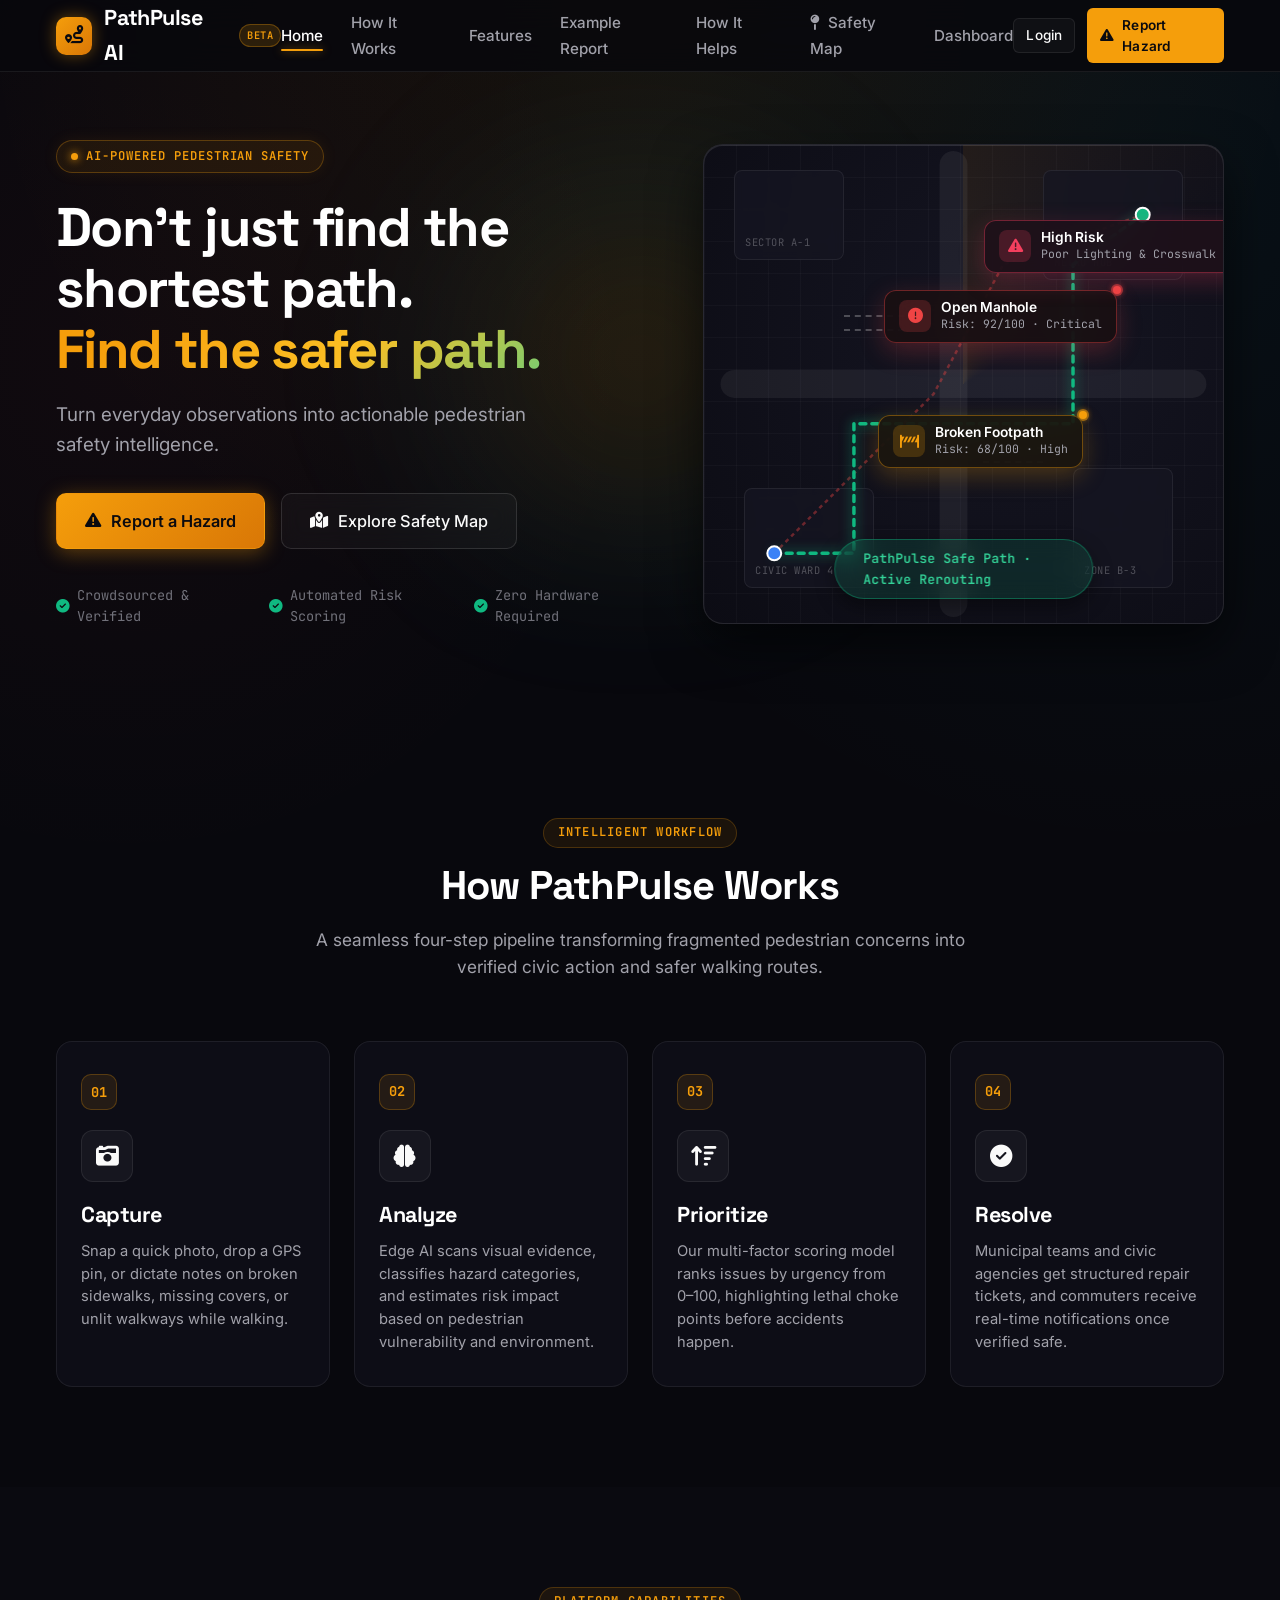
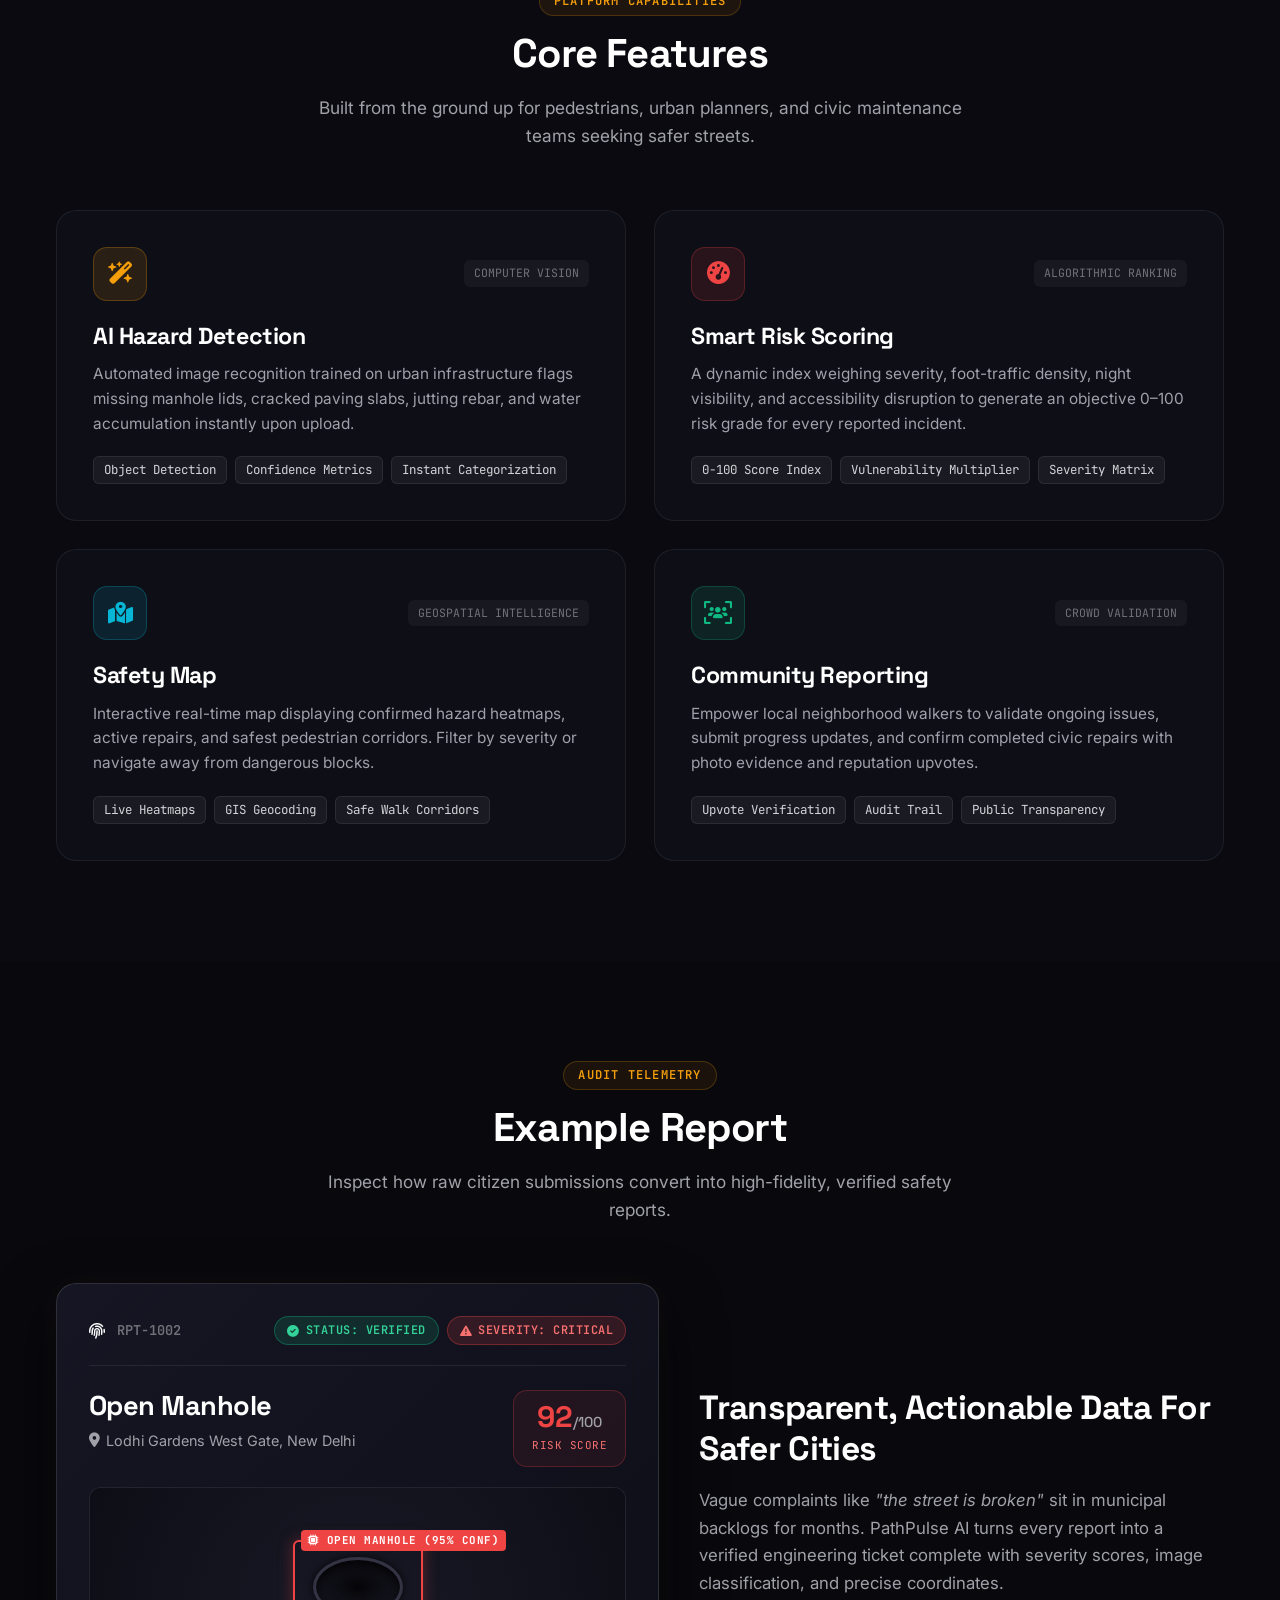
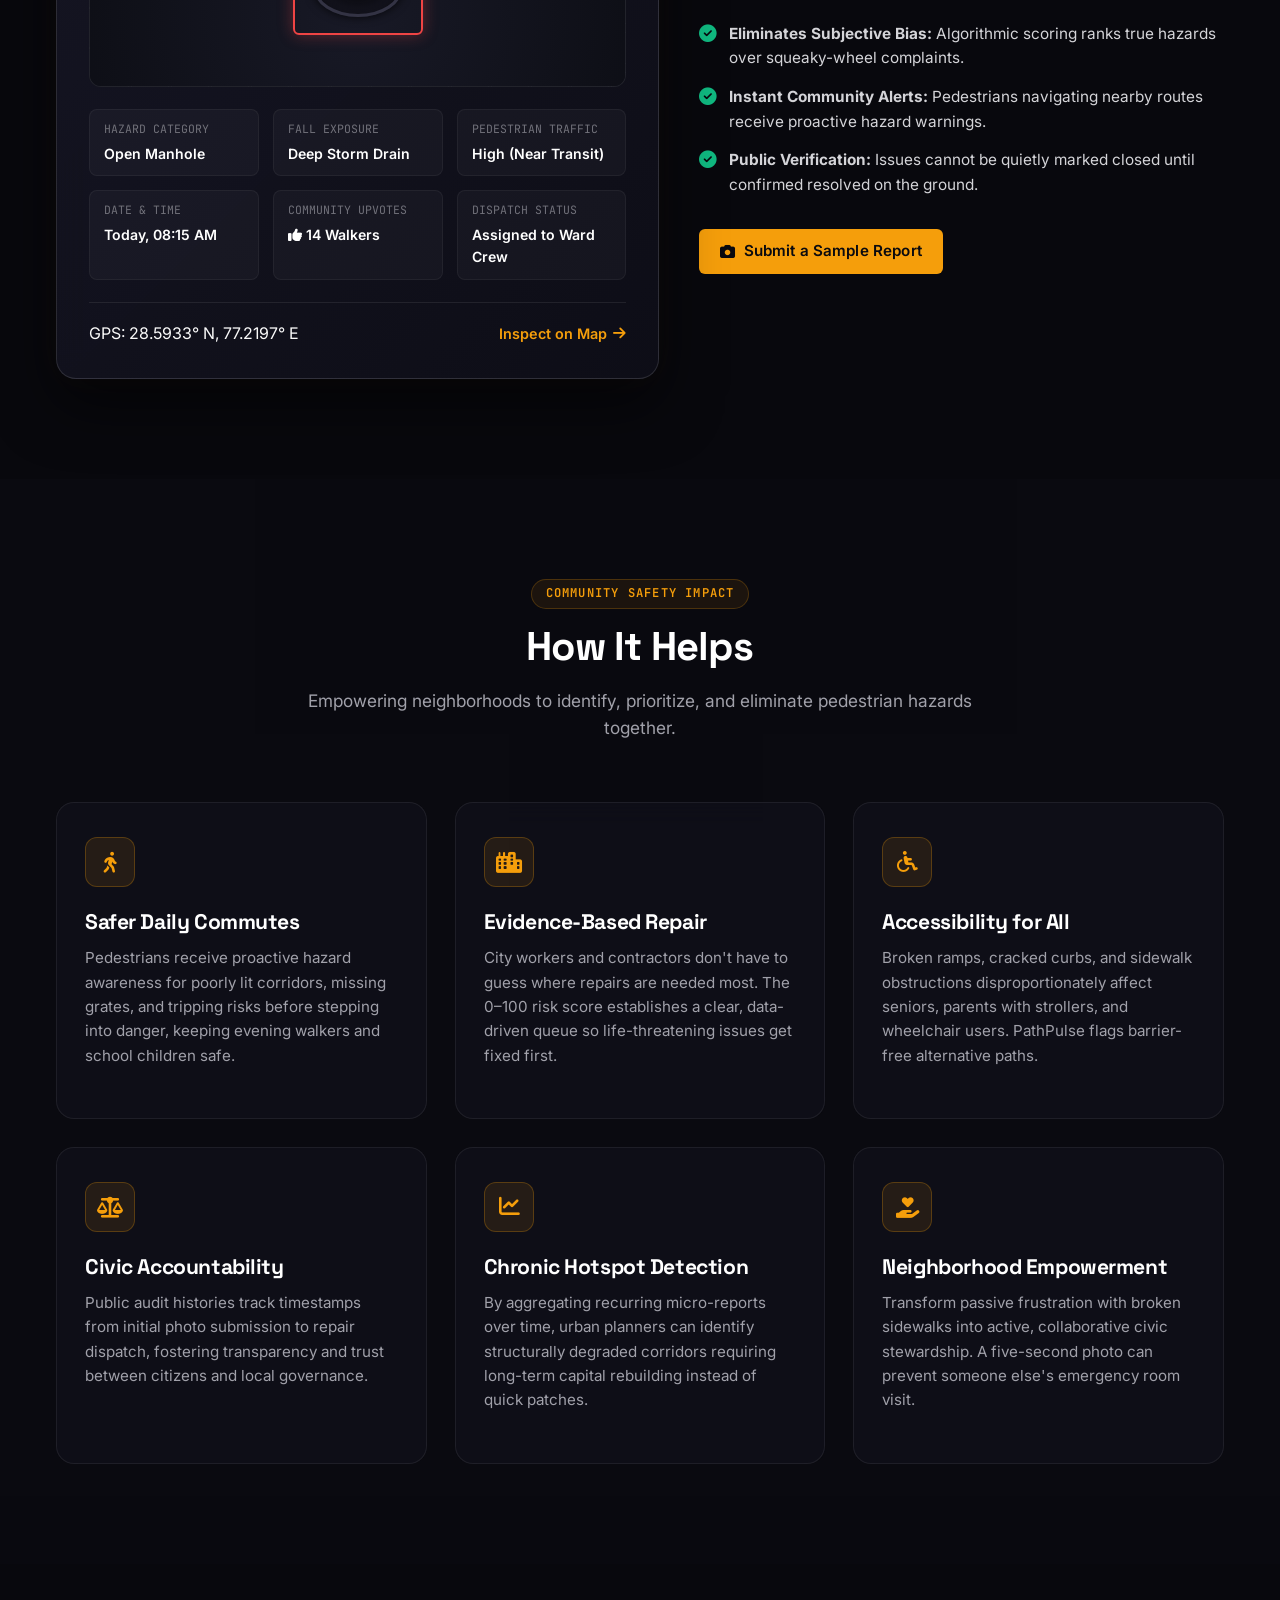
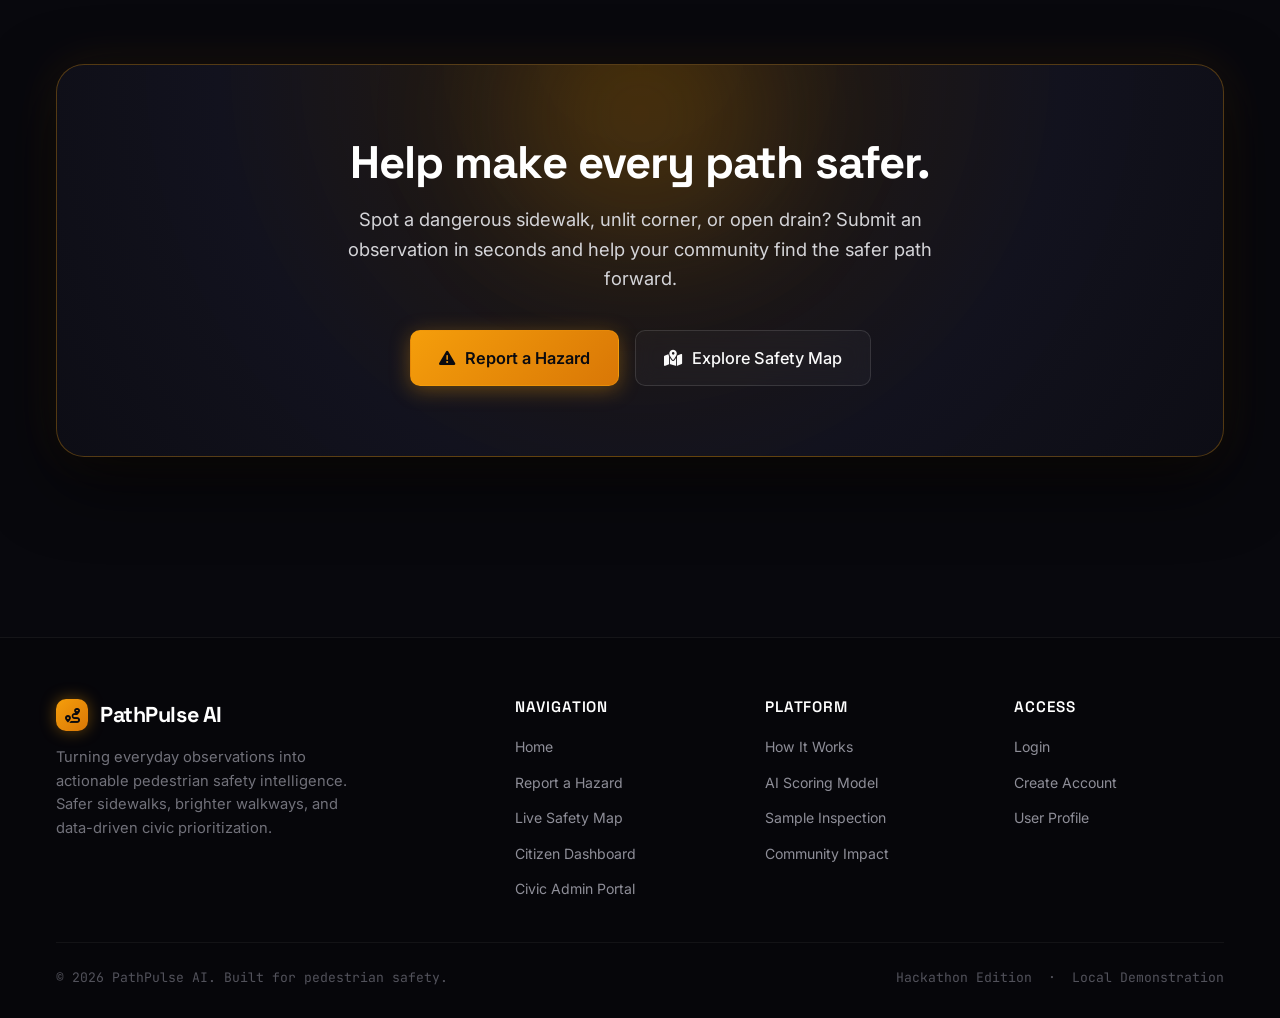
<file: index.html>
<!DOCTYPE html>
<html lang="en">
<head>
    <meta charset="UTF-8">
    <meta name="viewport" content="width=device-width, initial-scale=1.0">
    <title>PathPulse AI - Don't just find the shortest path. Find the safer path.</title>
    
    <!-- Meta tags for SEO & Social Sharing -->
    <meta name="description" content="PathPulse AI turns everyday observations into actionable pedestrian safety intelligence. Report hazards, track resolutions, and navigate safer walking routes.">
    
    <!-- Google Fonts: Space Grotesk, Inter, JetBrains Mono -->
    <link rel="preconnect" href="https://fonts.googleapis.com">
    <link rel="preconnect" href="https://fonts.gstatic.com" crossorigin>
    <link href="https://fonts.googleapis.com/css2?family=Space+Grotesk:wght@400;500;600;700&family=Inter:wght@300;400;500;600;700&family=JetBrains+Mono:wght@400;500;600&display=swap" rel="stylesheet">
    
    <!-- Font Awesome 6 Icons -->
    <link rel="stylesheet" href="https://cdnjs.cloudflare.com/ajax/libs/font-awesome/6.4.0/css/all.min.css">
    
    <!-- Stylesheets -->
    <link rel="stylesheet" href="css/style.css">
    <link rel="stylesheet" href="css/landing.css">
    <link rel="stylesheet" href="css/responsive.css">
</head>
<body class="theme-dark">

    <!-- ==========================================================================
         Navigation Bar
         ========================================================================== -->
    <header class="landing-nav" id="main-nav">
        <div class="container nav-inner">
            <a href="index.html" class="brand-logo" id="logo-link">
                <div class="brand-icon-wrap">
                    <i class="fa-solid fa-route"></i>
                </div>
                <span>PathPulse AI</span>
                <span class="brand-badge">BETA</span>
            </a>

            <!-- Desktop & Mobile Nav Links -->
            <ul class="nav-menu" id="nav-menu">
                <li><a href="index.html" class="nav-link-item active">Home</a></li>
                <li><a href="#how-it-works" class="nav-link-item">How It Works</a></li>
                <li><a href="#features" class="nav-link-item">Features</a></li>
                <li><a href="#sample-report" class="nav-link-item">Example Report</a></li>
                <li><a href="#how-it-helps" class="nav-link-item">How It Helps</a></li>
                <li><a href="map.html" class="nav-link-item"><i class="fa-solid fa-map-pin text-warning" style="margin-right: 4px;"></i> Safety Map</a></li>
                <li><a href="dashboard.html" class="nav-link-item">Dashboard</a></li>
            </ul>

            <!-- CTA & Mobile Toggle -->
            <div class="nav-cta-group">
                <a href="login.html" class="btn btn-secondary btn-sm" id="nav-login-btn">Login</a>
                <a href="report.html" class="btn btn-primary btn-sm" id="nav-report-btn">
                    <i class="fa-solid fa-triangle-exclamation"></i>
                    <span>Report Hazard</span>
                </a>
            </div>

            <button class="mobile-toggle-btn" id="mobile-toggle-btn" aria-label="Toggle navigation menu">
                <i class="fa-solid fa-bars"></i>
            </button>
        </div>
    </header>

    <main>
        <!-- ==========================================================================
             Hero Section
             ========================================================================== -->
        <section class="hero-section" id="hero">
            <div class="hero-backdrop-glow"></div>
            <div class="container hero-grid">
                
                <!-- Left: Headline & Actions -->
                <div class="hero-content">
                    <div class="hero-badge">
                        <span class="badge-dot"></span>
                        <span>AI-POWERED PEDESTRIAN SAFETY</span>
                    </div>

                    <h1 class="hero-heading">
                        Don't just find the shortest path.
                        <span class="gradient-text-accent">Find the safer path.</span>
                    </h1>

                    <p class="hero-subtitle">
                        Turn everyday observations into actionable pedestrian safety intelligence.
                    </p>

                    <div class="hero-cta-btns">
                        <a href="report.html" class="btn-hero-primary" id="hero-report-btn">
                            <i class="fa-solid fa-triangle-exclamation"></i>
                            <span>Report a Hazard</span>
                        </a>
                        <a href="map.html" class="btn-hero-secondary" id="hero-map-btn">
                            <i class="fa-solid fa-map-location-dot"></i>
                            <span>Explore Safety Map</span>
                        </a>
                    </div>

                    <!-- Subtle credibility traits (no fake numbers) -->
                    <div class="hero-micro-traits">
                        <div class="hero-micro-item">
                            <i class="fa-solid fa-circle-check"></i>
                            <span>Crowdsourced & Verified</span>
                        </div>
                        <div class="hero-micro-item">
                            <i class="fa-solid fa-circle-check"></i>
                            <span>Automated Risk Scoring</span>
                        </div>
                        <div class="hero-micro-item">
                            <i class="fa-solid fa-circle-check"></i>
                            <span>Zero Hardware Required</span>
                        </div>
                    </div>
                </div>

                <!-- Right: Attractive Dark City / Pedestrian Safety Visual -->
                <div class="hero-visual-container">
                    <div class="hero-visual-card" id="city-visual-card">
                        
                        <!-- City Grid Backdrop & Radar -->
                        <div class="city-grid-canvas"></div>
                        <div class="city-radar-sweep"></div>

                        <!-- Stylized City Blocks with Glow Windows -->
                        <div class="city-block block-1">
                            <div class="block-label">SECTOR A-1</div>
                        </div>
                        <div class="city-block block-2">
                            <div class="block-label">METRO HUB</div>
                        </div>
                        <div class="city-block block-3">
                            <div class="block-label">CIVIC WARD 4</div>
                        </div>
                        <div class="city-block block-4">
                            <div class="block-label">ZONE B-3</div>
                        </div>

                        <!-- Crosswalk Striping on City Grid -->
                        <div class="crosswalk crosswalk-h" style="top: 170px; left: 140px;"></div>
                        <div class="crosswalk crosswalk-h" style="bottom: 160px; right: 180px;"></div>

                        <!-- Street Paths SVG Layout -->
                        <svg class="city-streets-svg" viewBox="0 0 500 480" fill="none" xmlns="http://www.w3.org/2000/svg">
                            <!-- Background Street Grid Arterials -->
                            <line x1="20" y1="240" x2="480" y2="240" stroke="rgba(255,255,255,0.06)" stroke-width="28" stroke-linecap="round"/>
                            <line x1="240" y1="20" x2="240" y2="460" stroke="rgba(255,255,255,0.06)" stroke-width="28" stroke-linecap="round"/>

                            <!-- Risky Path (Direct through hazards) -->
                            <path d="M 60 410 L 220 250 L 290 120 L 430 70" class="risky-route-line" />

                            <!-- Safe Recommended Route (Rerouted around hazards) -->
                            <path d="M 60 410 L 140 410 L 140 280 L 360 280 L 360 120 L 430 70" class="safe-route-line" />

                            <!-- Start and Destination Pins -->
                            <circle cx="60" cy="410" r="7" fill="#3B82F6" stroke="#FFFFFF" stroke-width="2"/>
                            <circle cx="430" cy="70" r="7" fill="#10B981" stroke="#FFFFFF" stroke-width="2"/>
                        </svg>

                        <!-- Floating Hazard Marker 1: Open Manhole -->
                        <div class="hazard-marker marker-manhole" title="Click to view details">
                            <div class="marker-ping-container ping-danger">
                                <div class="ping-ring"></div>
                                <div class="ping-dot"></div>
                            </div>
                            <div class="marker-card marker-danger-card">
                                <div class="marker-icon-box box-danger">
                                    <i class="fa-solid fa-circle-exclamation"></i>
                                </div>
                                <div>
                                    <div class="marker-title">Open Manhole</div>
                                    <div class="marker-meta">Risk: 92/100 · Critical</div>
                                </div>
                            </div>
                        </div>

                        <!-- Floating Hazard Marker 2: Broken Footpath -->
                        <div class="hazard-marker marker-footpath" title="Click to view details">
                            <div class="marker-ping-container ping-warning">
                                <div class="ping-ring"></div>
                                <div class="ping-dot"></div>
                            </div>
                            <div class="marker-card marker-warning-card">
                                <div class="marker-icon-box box-warning">
                                    <i class="fa-solid fa-road-barrier"></i>
                                </div>
                                <div>
                                    <div class="marker-title">Broken Footpath</div>
                                    <div class="marker-meta">Risk: 68/100 · High</div>
                                </div>
                            </div>
                        </div>

                        <!-- Floating Hazard Marker 3: High Risk -->
                        <div class="hazard-marker marker-highrisk" title="Click to view details">
                            <div class="marker-ping-container ping-highrisk">
                                <div class="ping-ring"></div>
                                <div class="ping-dot"></div>
                            </div>
                            <div class="marker-card marker-highrisk-card">
                                <div class="marker-icon-box box-highrisk">
                                    <i class="fa-solid fa-triangle-exclamation"></i>
                                </div>
                                <div>
                                    <div class="marker-title">High Risk</div>
                                    <div class="marker-meta">Poor Lighting & Crosswalk Hazard</div>
                                </div>
                            </div>
                        </div>

                        <!-- Safe Path Tag at bottom of visual -->
                        <div class="safe-path-pill">
                            <i class="fa-solid fa-shield-check"></i>
                            <span>PathPulse Safe Path · Active Rerouting</span>
                        </div>
                    </div>
                </div>

            </div>
        </section>

        <!-- ==========================================================================
             1. How PathPulse Works Section
             ========================================================================== -->
        <section class="section-py" id="how-it-works">
            <div class="container">
                <div class="section-header-center">
                    <span class="section-tag">Intelligent Workflow</span>
                    <h2 class="section-title">How PathPulse Works</h2>
                    <p class="section-desc">
                        A seamless four-step pipeline transforming fragmented pedestrian concerns into verified civic action and safer walking routes.
                    </p>
                </div>

                <div class="workflow-grid">
                    <!-- Step 1: Capture -->
                    <div class="workflow-card">
                        <div class="workflow-step-num">01</div>
                        <div class="workflow-icon-wrap">
                            <i class="fa-solid fa-camera-retro"></i>
                        </div>
                        <h3 class="workflow-title">Capture</h3>
                        <p class="workflow-text">
                            Snap a quick photo, drop a GPS pin, or dictate notes on broken sidewalks, missing covers, or unlit walkways while walking.
                        </p>
                    </div>

                    <!-- Step 2: Analyze -->
                    <div class="workflow-card">
                        <div class="workflow-step-num">02</div>
                        <div class="workflow-icon-wrap">
                            <i class="fa-solid fa-brain"></i>
                        </div>
                        <h3 class="workflow-title">Analyze</h3>
                        <p class="workflow-text">
                            Edge AI scans visual evidence, classifies hazard categories, and estimates risk impact based on pedestrian vulnerability and environment.
                        </p>
                    </div>

                    <!-- Step 3: Prioritize -->
                    <div class="workflow-card">
                        <div class="workflow-step-num">03</div>
                        <div class="workflow-icon-wrap">
                            <i class="fa-solid fa-arrow-up-wide-short"></i>
                        </div>
                        <h3 class="workflow-title">Prioritize</h3>
                        <p class="workflow-text">
                            Our multi-factor scoring model ranks issues by urgency from 0–100, highlighting lethal choke points before accidents happen.
                        </p>
                    </div>

                    <!-- Step 4: Resolve -->
                    <div class="workflow-card">
                        <div class="workflow-step-num">04</div>
                        <div class="workflow-icon-wrap">
                            <i class="fa-solid fa-circle-check"></i>
                        </div>
                        <h3 class="workflow-title">Resolve</h3>
                        <p class="workflow-text">
                            Municipal teams and civic agencies get structured repair tickets, and commuters receive real-time notifications once verified safe.
                        </p>
                    </div>
                </div>
            </div>
        </section>

        <!-- ==========================================================================
             2. Core Features Section
             ========================================================================== -->
        <section class="section-py" id="features" style="background: rgba(14, 14, 22, 0.4);">
            <div class="container">
                <div class="section-header-center">
                    <span class="section-tag">Platform Capabilities</span>
                    <h2 class="section-title">Core Features</h2>
                    <p class="section-desc">
                        Built from the ground up for pedestrians, urban planners, and civic maintenance teams seeking safer streets.
                    </p>
                </div>

                <div class="features-grid">
                    <!-- Feature 1: AI Hazard Detection -->
                    <div class="feature-box">
                        <div class="feature-top">
                            <div class="feature-icon-bubble bubble-ai">
                                <i class="fa-solid fa-wand-magic-sparkles"></i>
                            </div>
                            <span class="feature-tag">COMPUTER VISION</span>
                        </div>
                        <h3 class="feature-title">AI Hazard Detection</h3>
                        <p class="feature-desc">
                            Automated image recognition trained on urban infrastructure flags missing manhole lids, cracked paving slabs, jutting rebar, and water accumulation instantly upon upload.
                        </p>
                        <div class="feature-pills">
                            <span class="feature-subpill">Object Detection</span>
                            <span class="feature-subpill">Confidence Metrics</span>
                            <span class="feature-subpill">Instant Categorization</span>
                        </div>
                    </div>

                    <!-- Feature 2: Smart Risk Scoring -->
                    <div class="feature-box">
                        <div class="feature-top">
                            <div class="feature-icon-bubble bubble-scoring">
                                <i class="fa-solid fa-gauge-high"></i>
                            </div>
                            <span class="feature-tag">ALGORITHMIC RANKING</span>
                        </div>
                        <h3 class="feature-title">Smart Risk Scoring</h3>
                        <p class="feature-desc">
                            A dynamic index weighing severity, foot-traffic density, night visibility, and accessibility disruption to generate an objective 0–100 risk grade for every reported incident.
                        </p>
                        <div class="feature-pills">
                            <span class="feature-subpill">0-100 Score Index</span>
                            <span class="feature-subpill">Vulnerability Multiplier</span>
                            <span class="feature-subpill">Severity Matrix</span>
                        </div>
                    </div>

                    <!-- Feature 3: Safety Map -->
                    <div class="feature-box">
                        <div class="feature-top">
                            <div class="feature-icon-bubble bubble-map">
                                <i class="fa-solid fa-map-location-dot"></i>
                            </div>
                            <span class="feature-tag">GEOSPATIAL INTELLIGENCE</span>
                        </div>
                        <h3 class="feature-title">Safety Map</h3>
                        <p class="feature-desc">
                            Interactive real-time map displaying confirmed hazard heatmaps, active repairs, and safest pedestrian corridors. Filter by severity or navigate away from dangerous blocks.
                        </p>
                        <div class="feature-pills">
                            <span class="feature-subpill">Live Heatmaps</span>
                            <span class="feature-subpill">GIS Geocoding</span>
                            <span class="feature-subpill">Safe Walk Corridors</span>
                        </div>
                    </div>

                    <!-- Feature 4: Community Reporting -->
                    <div class="feature-box">
                        <div class="feature-top">
                            <div class="feature-icon-bubble bubble-community">
                                <i class="fa-solid fa-users-viewfinder"></i>
                            </div>
                            <span class="feature-tag">CROWD VALIDATION</span>
                        </div>
                        <h3 class="feature-title">Community Reporting</h3>
                        <p class="feature-desc">
                            Empower local neighborhood walkers to validate ongoing issues, submit progress updates, and confirm completed civic repairs with photo evidence and reputation upvotes.
                        </p>
                        <div class="feature-pills">
                            <span class="feature-subpill">Upvote Verification</span>
                            <span class="feature-subpill">Audit Trail</span>
                            <span class="feature-subpill">Public Transparency</span>
                        </div>
                    </div>
                </div>
            </div>
        </section>

        <!-- ==========================================================================
             3. Example Report Section
             ========================================================================== -->
        <section class="section-py" id="sample-report">
            <div class="container">
                <div class="section-header-center">
                    <span class="section-tag">Audit Telemetry</span>
                    <h2 class="section-title">Example Report</h2>
                    <p class="section-desc">
                        Inspect how raw citizen submissions convert into high-fidelity, verified safety reports.
                    </p>
                </div>

                <div class="report-showcase-container">
                    <!-- Left: Sample Report Card -->
                    <div class="report-showcase-card" id="showcase-report-card">
                        
                        <!-- Header / Status / Severity -->
                        <div class="report-card-header">
                            <div class="report-id-group">
                                <i class="fa-solid fa-fingerprint text-warning"></i>
                                <span class="report-id-text">RPT-1002</span>
                            </div>
                            <div style="display: flex; gap: 8px;">
                                <span class="status-badge-verified">
                                    <i class="fa-solid fa-circle-check"></i>
                                    Status: Verified
                                </span>
                                <span class="severity-pill-critical">
                                    <i class="fa-solid fa-triangle-exclamation"></i>
                                    Severity: Critical
                                </span>
                            </div>
                        </div>

                        <!-- Report Headline -->
                        <div class="report-headline">
                            <div>
                                <h4 class="report-main-title">Open Manhole</h4>
                                <div class="report-location-sub">
                                    <i class="fa-solid fa-location-dot text-danger"></i>
                                    <span>Lodhi Gardens West Gate, New Delhi</span>
                                </div>
                            </div>
                            <div class="risk-score-container">
                                <div class="risk-score-num">92<span class="risk-score-denom">/100</span></div>
                                <div class="risk-score-label">Risk Score</div>
                            </div>
                        </div>

                        <!-- Visual Viewport with Simulated AI Bounding Box -->
                        <div class="report-visual-preview">
                            <div class="simulated-ground"></div>
                            
                            <!-- Visual manhole representation -->
                            <div class="simulated-manhole"></div>
                            
                            <!-- AI Bounding Box overlay -->
                            <div class="ai-bounding-box">
                                <div class="ai-tag-label">
                                    <i class="fa-solid fa-microchip"></i> OPEN MANHOLE (95% CONF)
                                </div>
                            </div>
                        </div>

                        <!-- Structured Data Breakdown -->
                        <div class="report-data-grid">
                            <div class="report-data-item">
                                <div class="data-item-title">Hazard Category</div>
                                <div class="data-item-val text-danger">Open Manhole</div>
                            </div>
                            <div class="report-data-item">
                                <div class="data-item-title">Fall Exposure</div>
                                <div class="data-item-val text-warning">Deep Storm Drain</div>
                            </div>
                            <div class="report-data-item">
                                <div class="data-item-title">Pedestrian Traffic</div>
                                <div class="data-item-val">High (Near Transit)</div>
                            </div>
                            <div class="report-data-item">
                                <div class="data-item-title">Date & Time</div>
                                <div class="data-item-val font-mono text-sm">Today, 08:15 AM</div>
                            </div>
                            <div class="report-data-item">
                                <div class="data-item-title">Community Upvotes</div>
                                <div class="data-item-val text-success"><i class="fa-solid fa-thumbs-up"></i> 14 Walkers</div>
                            </div>
                            <div class="report-data-item">
                                <div class="data-item-title">Dispatch Status</div>
                                <div class="data-item-val text-info">Assigned to Ward Crew</div>
                            </div>
                        </div>

                        <!-- Footer Actions -->
                        <div class="report-footer-actions">
                            <span class="text-muted text-sm font-mono">GPS: 28.5933° N, 77.2197° E</span>
                            <a href="map.html" class="report-action-btn">
                                <span>Inspect on Map</span>
                                <i class="fa-solid fa-arrow-right"></i>
                            </a>
                        </div>

                    </div>

                    <!-- Right: Explanation of Value -->
                    <div class="showcase-explanation">
                        <h3>Transparent, Actionable Data For Safer Cities</h3>
                        <p>
                            Vague complaints like <em>"the street is broken"</em> sit in municipal backlogs for months. PathPulse AI turns every report into a verified engineering ticket complete with severity scores, image classification, and precise coordinates.
                        </p>

                        <ul class="showcase-checklist">
                            <li class="showcase-check-item">
                                <i class="fa-solid fa-circle-check"></i>
                                <div>
                                    <strong class="text-white">Eliminates Subjective Bias:</strong>
                                    Algorithmic scoring ranks true hazards over squeaky-wheel complaints.
                                </div>
                            </li>
                            <li class="showcase-check-item">
                                <i class="fa-solid fa-circle-check"></i>
                                <div>
                                    <strong class="text-white">Instant Community Alerts:</strong>
                                    Pedestrians navigating nearby routes receive proactive hazard warnings.
                                </div>
                            </li>
                            <li class="showcase-check-item">
                                <i class="fa-solid fa-circle-check"></i>
                                <div>
                                    <strong class="text-white">Public Verification:</strong>
                                    Issues cannot be quietly marked closed until confirmed resolved on the ground.
                                </div>
                            </li>
                        </ul>

                        <div>
                            <a href="report.html" class="btn btn-primary">
                                <i class="fa-solid fa-camera"></i>
                                <span>Submit a Sample Report</span>
                            </a>
                        </div>
                    </div>
                </div>

            </div>
        </section>

        <!-- ==========================================================================
             4. How It Helps Section
             ========================================================================== -->
        <section class="section-py" id="how-it-helps" style="background: rgba(14, 14, 22, 0.4);">
            <div class="container">
                <div class="section-header-center">
                    <span class="section-tag">Community Safety Impact</span>
                    <h2 class="section-title">How It Helps</h2>
                    <p class="section-desc">
                        Empowering neighborhoods to identify, prioritize, and eliminate pedestrian hazards together.
                    </p>
                </div>

                <div class="impact-grid">
                    <!-- Impact 1: Proactive Pedestrian Protection -->
                    <div class="impact-card">
                        <div class="impact-icon-box">
                            <i class="fa-solid fa-person-walking"></i>
                        </div>
                        <h3 class="impact-title">Safer Daily Commutes</h3>
                        <p class="impact-text">
                            Pedestrians receive proactive hazard awareness for poorly lit corridors, missing grates, and tripping risks before stepping into danger, keeping evening walkers and school children safe.
                        </p>
                    </div>

                    <!-- Impact 2: Targeted Civic Allocation -->
                    <div class="impact-card">
                        <div class="impact-icon-box">
                            <i class="fa-solid fa-city"></i>
                        </div>
                        <h3 class="impact-title">Evidence-Based Repair</h3>
                        <p class="impact-text">
                            City workers and contractors don't have to guess where repairs are needed most. The 0–100 risk score establishes a clear, data-driven queue so life-threatening issues get fixed first.
                        </p>
                    </div>

                    <!-- Impact 3: Universal Accessibility -->
                    <div class="impact-card">
                        <div class="impact-icon-box">
                            <i class="fa-solid fa-wheelchair"></i>
                        </div>
                        <h3 class="impact-title">Accessibility for All</h3>
                        <p class="impact-text">
                            Broken ramps, cracked curbs, and sidewalk obstructions disproportionately affect seniors, parents with strollers, and wheelchair users. PathPulse flags barrier-free alternative paths.
                        </p>
                    </div>

                    <!-- Impact 4: Accountability -->
                    <div class="impact-card">
                        <div class="impact-icon-box">
                            <i class="fa-solid fa-scale-balanced"></i>
                        </div>
                        <h3 class="impact-title">Civic Accountability</h3>
                        <p class="impact-text">
                            Public audit histories track timestamps from initial photo submission to repair dispatch, fostering transparency and trust between citizens and local governance.
                        </p>
                    </div>

                    <!-- Impact 5: Hotspot Discovery -->
                    <div class="impact-card">
                        <div class="impact-icon-box">
                            <i class="fa-solid fa-chart-line"></i>
                        </div>
                        <h3 class="impact-title">Chronic Hotspot Detection</h3>
                        <p class="impact-text">
                            By aggregating recurring micro-reports over time, urban planners can identify structurally degraded corridors requiring long-term capital rebuilding instead of quick patches.
                        </p>
                    </div>

                    <!-- Impact 6: Community Solidarity -->
                    <div class="impact-card">
                        <div class="impact-icon-box">
                            <i class="fa-solid fa-hand-holding-heart"></i>
                        </div>
                        <h3 class="impact-title">Neighborhood Empowerment</h3>
                        <p class="impact-text">
                            Transform passive frustration with broken sidewalks into active, collaborative civic stewardship. A five-second photo can prevent someone else's emergency room visit.
                        </p>
                    </div>
                </div>
            </div>
        </section>

        <!-- ==========================================================================
             5. Final CTA Section
             ========================================================================== -->
        <section class="section-py" id="final-cta">
            <div class="container">
                <div class="final-cta-wrap">
                    <h2 class="cta-heading">Help make every path safer.</h2>
                    <p class="cta-subheading">
                        Spot a dangerous sidewalk, unlit corner, or open drain? Submit an observation in seconds and help your community find the safer path forward.
                    </p>

                    <div class="cta-button-row">
                        <a href="report.html" class="btn-hero-primary" id="cta-report-btn">
                            <i class="fa-solid fa-triangle-exclamation"></i>
                            <span>Report a Hazard</span>
                        </a>
                        <a href="map.html" class="btn-hero-secondary" id="cta-map-btn">
                            <i class="fa-solid fa-map-location-dot"></i>
                            <span>Explore Safety Map</span>
                        </a>
                    </div>
                </div>
            </div>
        </section>
    </main>

    <!-- ==========================================================================
         Footer
         ========================================================================== -->
    <footer class="site-footer">
        <div class="container">
            <div class="footer-grid-top">
                
                <div class="footer-brand-col">
                    <a href="index.html" class="brand-logo mb-2">
                        <div class="brand-icon-wrap" style="width: 32px; height: 32px; font-size: 0.95rem;">
                            <i class="fa-solid fa-route"></i>
                        </div>
                        <span>PathPulse AI</span>
                    </a>
                    <p>
                        Turning everyday observations into actionable pedestrian safety intelligence. Safer sidewalks, brighter walkways, and data-driven civic prioritization.
                    </p>
                </div>

                <div>
                    <h5 class="footer-col-title">Navigation</h5>
                    <ul class="footer-link-list">
                        <li><a href="index.html">Home</a></li>
                        <li><a href="report.html">Report a Hazard</a></li>
                        <li><a href="map.html">Live Safety Map</a></li>
                        <li><a href="dashboard.html">Citizen Dashboard</a></li>
                        <li><a href="admin.html">Civic Admin Portal</a></li>
                    </ul>
                </div>

                <div>
                    <h5 class="footer-col-title">Platform</h5>
                    <ul class="footer-link-list">
                        <li><a href="#how-it-works">How It Works</a></li>
                        <li><a href="#features">AI Scoring Model</a></li>
                        <li><a href="#sample-report">Sample Inspection</a></li>
                        <li><a href="#how-it-helps">Community Impact</a></li>
                    </ul>
                </div>

                <div>
                    <h5 class="footer-col-title">Access</h5>
                    <ul class="footer-link-list">
                        <li><a href="login.html">Login</a></li>
                        <li><a href="register.html">Create Account</a></li>
                        <li><a href="profile.html">User Profile</a></li>
                    </ul>
                </div>

            </div>

            <div class="footer-bottom-row">
                <div>&copy; 2026 PathPulse AI. Built for pedestrian safety.</div>
                <div style="display: flex; gap: 16px;">
                    <span class="text-dim">Hackathon Edition</span>
                    <span class="text-dim">·</span>
                    <span class="text-dim">Local Demonstration</span>
                </div>
            </div>
        </div>
    </footer>

    <!-- Scripts -->
    <script src="js/app.js"></script>
    <script>
        // Interactive Mobile Menu Toggle
        document.addEventListener('DOMContentLoaded', () => {
            const toggleBtn = document.getElementById('mobile-toggle-btn');
            const navMenu = document.getElementById('nav-menu');
            if (toggleBtn && navMenu) {
                toggleBtn.addEventListener('click', () => {
                    navMenu.classList.toggle('open');
                });
            }

            // Navbar scroll background change
            const nav = document.getElementById('main-nav');
            window.addEventListener('scroll', () => {
                if (window.scrollY > 40) {
                    nav.style.background = 'rgba(8, 8, 13, 0.96)';
                    nav.style.borderColor = 'rgba(255, 255, 255, 0.12)';
                } else {
                    nav.style.background = 'rgba(8, 8, 13, 0.82)';
                    nav.style.borderColor = 'rgba(255, 255, 255, 0.07)';
                }
            });

            // Smooth scrolling for in-page anchors
            document.querySelectorAll('a[href^="#"]').forEach(anchor => {
                anchor.addEventListener('click', function (e) {
                    const targetId = this.getAttribute('href');
                    if (targetId !== '#') {
                        const targetEl = document.querySelector(targetId);
                        if (targetEl) {
                            e.preventDefault();
                            if (navMenu && navMenu.classList.contains('open')) {
                                navMenu.classList.remove('open');
                            }
                            targetEl.scrollIntoView({
                                behavior: 'smooth',
                                block: 'start'
                            });
                        }
                    }
                });
            });

            // Subtle interactive 3D card tilt for the dark city visual
            const card = document.getElementById('city-visual-card');
            if (card && window.innerWidth > 992) {
                card.addEventListener('mousemove', (e) => {
                    const rect = card.getBoundingClientRect();
                    const x = e.clientX - rect.left;
                    const y = e.clientY - rect.top;
                    const centerX = rect.width / 2;
                    const centerY = rect.height / 2;
                    const rotateX = ((y - centerY) / centerY) * -5;
                    const rotateY = ((x - centerX) / centerX) * 5;
                    card.style.transform = `perspective(1000px) rotateX(${rotateX}deg) rotateY(${rotateY}deg)`;
                });

                card.addEventListener('mouseleave', () => {
                    card.style.transform = 'perspective(1000px) rotateX(0deg) rotateY(0deg)';
                });
            }
        });
    </script>
</body>
</html>
</file>
<file: css/style.css>
/* style.css */
@import url('https://fonts.googleapis.com/css2?family=Space+Grotesk:wght@400;500;600;700&family=Inter:wght@300;400;500;600;700&family=JetBrains+Mono:wght@400;500;600&display=swap');

:root {
  /* Colors */
  --bg-base: #0A0A0F;
  --bg-elevated: #12121A;
  --bg-card: #1A1A24;
  --bg-card-glass: rgba(26, 26, 36, 0.8);
  --bg-hover: rgba(255, 255, 255, 0.04);
  --bg-active: rgba(245, 158, 11, 0.08);

  --text-primary: #FAFAFA;
  --text-secondary: #A1A1AA;
  --text-muted: #71717A;
  --text-dim: #52525B;

  --accent: #F59E0B;
  --accent-hover: #D97706;
  --accent-glow: rgba(245, 158, 11, 0.15);
  --accent-subtle: rgba(245, 158, 11, 0.08);

  --success: #22C55E;
  --danger: #EF4444;
  --warning: #F59E0B;
  --info: #71717A;

  --border: rgba(255, 255, 255, 0.08);
  --border-hover: rgba(255, 255, 255, 0.12);
  --border-accent: rgba(245, 158, 11, 0.3);

  --shadow-sm: 0 1px 2px rgba(0, 0, 0, 0.3);
  --shadow-md: 0 4px 12px rgba(0, 0, 0, 0.4);
  --shadow-lg: 0 8px 24px rgba(0, 0, 0, 0.5);
  --shadow-glow: 0 0 20px rgba(245, 158, 11, 0.08);
  --shadow-glow-strong: 0 0 30px rgba(245, 158, 11, 0.15);

  --radius-xs: 4px;
  --radius-sm: 6px;
  --radius-md: 8px;
  --radius-lg: 12px;
  --radius-pill: 20px;

  --font-heading: 'Space Grotesk', sans-serif;
  --font-body: 'Inter', sans-serif;
  --font-mono: 'JetBrains Mono', monospace;

  --transition-fast: all 0.15s ease;
  --transition: all 0.2s ease;
  --transition-slow: all 0.3s ease;

  --spacing-xs: 4px;
  --spacing-sm: 8px;
  --spacing-md: 16px;
  --spacing-lg: 24px;
  --spacing-xl: 32px;
  --spacing-2xl: 48px;
  
  /* Retaining some old variable names just in case they're used directly in HTML/JS, mapping to new equivalents */
  --primary: var(--accent);
  --primary-hover: var(--accent-hover);
  --secondary: var(--success);
  --bg-dark: var(--bg-base);
  --bg-glass: var(--bg-card-glass);
  --bg-lighter: var(--bg-elevated);
}

/* Reset & Base */
*, *::before, *::after {
  box-sizing: border-box;
  margin: 0;
  padding: 0;
}

html {
  font-size: 16px;
  scroll-behavior: smooth;
}

body {
  font-family: var(--font-body);
  background-color: var(--bg-base);
  color: var(--text-primary);
  line-height: 1.6;
  -webkit-font-smoothing: antialiased;
  -moz-osx-font-smoothing: grayscale;
}

::selection {
  background-color: var(--accent);
  color: var(--bg-base);
}

/* Scrollbar */
::-webkit-scrollbar {
  width: 8px;
  height: 8px;
}
::-webkit-scrollbar-track {
  background: var(--bg-base);
}
::-webkit-scrollbar-thumb {
  background: var(--bg-elevated);
  border-radius: var(--radius-pill);
}
::-webkit-scrollbar-thumb:hover {
  background: var(--accent);
}

/* Typography */
h1, h2, h3, h4, h5, h6 {
  font-family: var(--font-heading);
  font-weight: 600;
  letter-spacing: -0.02em;
  line-height: 1.2;
  margin-bottom: 0.5em;
  color: var(--text-primary);
}

h1 { font-size: 2.5rem; }
h2 { font-size: 2rem; }
h3 { font-size: 1.75rem; }
h4 { font-size: 1.5rem; }
h5 { font-size: 1.25rem; }
h6 { font-size: 1rem; }

p { margin-bottom: 1rem; color: var(--text-secondary); }
a { color: var(--accent); text-decoration: none; transition: var(--transition); }
a:hover { color: var(--accent-hover); }

/* Utilities */
.container { width: 100%; max-width: 1200px; margin: 0 auto; padding: 0 1rem; }
.flex { display: flex; }
.grid { display: grid; }
.text-center { text-align: center; }
.text-right { text-align: right; }
.hidden { display: none !important; }

/* Spacing */
.mt-1 { margin-top: 0.25rem; } .mb-1 { margin-bottom: 0.25rem; }
.mt-2 { margin-top: 0.5rem; } .mb-2 { margin-bottom: 0.5rem; }
.mt-3 { margin-top: 1rem; } .mb-3 { margin-bottom: 1rem; }
.mt-4 { margin-top: 1.5rem; } .mb-4 { margin-bottom: 1.5rem; }
.mt-5 { margin-top: 3rem; } .mb-5 { margin-bottom: 3rem; }

/* Accessibility & Focus Outlines */
:focus-visible {
  outline: 2px solid var(--accent);
  outline-offset: 2px;
}
button:focus:not(:focus-visible),
a:focus:not(:focus-visible),
input:focus:not(:focus-visible),
textarea:focus:not(:focus-visible),
select:focus:not(:focus-visible) {
  outline: none;
}

/* Buttons */
.btn {
  display: inline-flex;
  align-items: center;
  justify-content: center;
  gap: 0.5rem;
  padding: 10px 20px;
  font-family: var(--font-body);
  font-size: 0.95rem;
  font-weight: 500;
  letter-spacing: 0.01em;
  border: 1px solid transparent;
  border-radius: var(--radius-sm);
  cursor: pointer;
  transition: all 0.2s cubic-bezier(0.16, 1, 0.3, 1);
  text-decoration: none;
  line-height: 1.5;
  user-select: none;
}

.btn:disabled {
  opacity: 0.55;
  cursor: not-allowed;
  pointer-events: none;
}

.btn:hover:not(:disabled) {
  transform: translateY(-2px);
}

.btn:active:not(:disabled) {
  transform: translateY(0) scale(0.98);
}

.btn-primary { 
  background: var(--accent); 
  color: #0A0A0F; 
  font-weight: 600;
}
.btn-primary:hover:not(:disabled) { 
  background: var(--accent-hover); 
  box-shadow: 0 4px 16px rgba(245, 158, 11, 0.28);
}

.btn-secondary { 
  background: rgba(255, 255, 255, 0.03); 
  border: 1px solid var(--border); 
  color: var(--text-primary); 
}
.btn-secondary:hover:not(:disabled) { 
  border-color: var(--border-hover); 
  background: rgba(255, 255, 255, 0.08); 
  box-shadow: 0 4px 12px rgba(0, 0, 0, 0.3);
}

.btn-danger { 
  background: rgba(239, 68, 68, 0.08); 
  border: 1px solid rgba(239, 68, 68, 0.3); 
  color: var(--danger); 
}
.btn-danger:hover:not(:disabled) { 
  background: rgba(239, 68, 68, 0.16); 
  box-shadow: 0 4px 12px rgba(239, 68, 68, 0.2);
}

.btn-outline { 
  background: transparent; 
  border: 1px solid var(--border-accent); 
  color: var(--accent); 
}
.btn-outline:hover:not(:disabled) { 
  background: rgba(245, 158, 11, 0.12); 
  box-shadow: 0 4px 12px rgba(245, 158, 11, 0.15);
}

.btn-sm { padding: 6px 12px; font-size: 0.85rem; min-height: 34px; }
.btn-lg { padding: 14px 28px; font-size: 1.05rem; }

/* Forms */
.form-group { margin-bottom: 1.25rem; }
label { display: block; margin-bottom: 0.5rem; font-weight: 500; color: var(--text-primary); font-size: 0.88rem; }
.form-control {
  width: 100%;
  padding: 0.65rem 1rem;
  background-color: var(--bg-elevated);
  border: 1px solid var(--border);
  border-radius: var(--radius-xs);
  color: var(--text-primary);
  font-family: var(--font-body);
  font-size: 0.95rem;
  transition: var(--transition);
}
.form-control:focus {
  outline: none;
  border-color: var(--accent);
  box-shadow: 0 0 0 3px var(--accent-glow);
}
.form-control::placeholder { color: var(--text-muted); }
.form-control.is-invalid {
  border-color: var(--danger) !important;
  box-shadow: 0 0 0 3px rgba(239, 68, 68, 0.18) !important;
}
.invalid-feedback {
  display: block;
  font-size: 0.8rem;
  color: var(--danger);
  margin-top: 0.35rem;
  font-weight: 500;
}
textarea.form-control { resize: vertical; min-height: 100px; }

/* Cards */
.card {
  background: var(--bg-card-glass);
  backdrop-filter: blur(12px);
  -webkit-backdrop-filter: blur(12px);
  border: 1px solid var(--border);
  border-radius: var(--radius-md);
  overflow: hidden;
  box-shadow: var(--shadow-sm);
  transition: var(--transition);
}
.card:hover {
  box-shadow: var(--shadow-md);
  border-color: var(--border-hover);
}
.card-header {
  padding: 1.5rem;
  border-bottom: 1px solid var(--border);
  font-weight: 600;
  display: flex;
  justify-content: space-between;
  align-items: center;
}
.card-body { padding: 1.5rem; }
.card-footer {
  padding: 1rem 1.5rem;
  border-top: 1px solid var(--border);
  background: rgba(0, 0, 0, 0.2);
}

/* Navbar */
.navbar {
  position: fixed;
  top: 0;
  left: 0;
  width: 100%;
  height: 64px;
  background: rgba(10, 10, 15, 0.85);
  backdrop-filter: blur(16px);
  -webkit-backdrop-filter: blur(16px);
  border-bottom: 1px solid var(--border);
  display: flex;
  align-items: center;
  justify-content: space-between;
  padding: 0 2rem;
  z-index: 1000;
}
.logo {
  font-size: 1.25rem;
  font-family: var(--font-heading);
  font-weight: 700;
  color: var(--text-primary);
  display: flex;
  align-items: center;
  gap: 0.5rem;
}
.logo i { color: var(--accent); }
.nav-links { display: flex; gap: 1.5rem; list-style: none; }
.nav-link {
  color: var(--text-muted);
  font-weight: 500;
  padding: 0.5rem 0;
  position: relative;
}
.nav-link:hover, .nav-link.active { color: var(--text-primary); }
.nav-link::after {
  content: '';
  position: absolute;
  bottom: 0;
  left: 0;
  width: 0%;
  height: 2px;
  background: var(--accent);
  transition: var(--transition);
}
.nav-link.active::after, .nav-link:hover::after { width: 100%; }

.nav-actions { display: flex; align-items: center; gap: 1rem; }
.mobile-toggle { display: none; background: transparent; border: none; color: var(--text-primary); font-size: 1.5rem; cursor: pointer; }

/* Alerts */
.alert {
  padding: 16px;
  border-radius: var(--radius-sm);
  margin-bottom: 1rem;
  display: flex;
  align-items: flex-start;
  gap: 0.75rem;
  border-left: 3px solid transparent;
}
.alert-success { background: rgba(34, 197, 94, 0.1); border-left-color: var(--success); color: var(--text-primary); }
.alert-danger { background: rgba(239, 68, 68, 0.1); border-left-color: var(--danger); color: var(--text-primary); }
.alert-warning { background: rgba(245, 158, 11, 0.1); border-left-color: var(--warning); color: var(--text-primary); }
.alert-info { background: rgba(113, 113, 122, 0.1); border-left-color: var(--info); color: var(--text-primary); }

/* Badges */
.badge {
  display: inline-block;
  padding: 3px 10px;
  font-family: var(--font-mono);
  font-size: 0.7rem;
  font-weight: 500;
  border-radius: var(--radius-pill);
  text-transform: uppercase;
  letter-spacing: 0.5px;
}
.badge-danger { background: rgba(239, 68, 68, 0.12); color: #EF4444; border: 1px solid rgba(239, 68, 68, 0.2); }
.badge-warning { background: rgba(245, 158, 11, 0.12); color: #F59E0B; border: 1px solid rgba(245, 158, 11, 0.2); }
.badge-success { background: rgba(34, 197, 94, 0.12); color: #22C55E; border: 1px solid rgba(34, 197, 94, 0.2); }
.badge-info { background: rgba(113, 113, 122, 0.12); color: #A1A1AA; border: 1px solid rgba(113, 113, 122, 0.2); }

/* Modals */
.modal-overlay {
  position: fixed;
  top: 0;
  left: 0;
  width: 100vw;
  height: 100vh;
  background: rgba(0, 0, 0, 0.7);
  backdrop-filter: blur(4px);
  display: flex;
  justify-content: center;
  align-items: center;
  z-index: 2000;
  opacity: 0;
  visibility: hidden;
  transition: var(--transition);
}
.modal-overlay.active { opacity: 1; visibility: visible; }
.modal {
  background: var(--bg-card);
  width: 90%;
  max-width: 500px;
  border-radius: var(--radius-md);
  box-shadow: var(--shadow-lg);
  transform: translateY(-20px);
  transition: var(--transition);
  border: 1px solid var(--border);
}
.modal-overlay.active .modal { transform: translateY(0); }
.modal-header { padding: 1.5rem; border-bottom: 1px solid var(--border); display: flex; justify-content: space-between; align-items: center; }
.modal-close { background: none; border: none; color: var(--text-secondary); font-size: 1.25rem; cursor: pointer; }
.modal-close:hover { color: var(--accent); }
.modal-body { padding: 1.5rem; }
.modal-footer { padding: 1.5rem; border-top: 1px solid var(--border); display: flex; justify-content: flex-end; gap: 1rem; }

/* Toasts */
.toast-container { position: fixed; bottom: 20px; right: 20px; z-index: 9999; display: flex; flex-direction: column; gap: 10px; }
.toast {
  background: var(--bg-card);
  color: var(--text-primary);
  padding: 1rem 1.5rem;
  border-radius: var(--radius-md);
  box-shadow: var(--shadow-lg);
  border-left: 4px solid var(--accent);
  animation: slideIn 0.3s forwards;
  display: flex;
  align-items: center;
  gap: 10px;
  border-top: 1px solid var(--border);
  border-right: 1px solid var(--border);
  border-bottom: 1px solid var(--border);
}

/* Tables */
.table-responsive { overflow-x: auto; }
.table { width: 100%; border-collapse: collapse; text-align: left; }
.table th, .table td { padding: 1rem; border-bottom: 1px solid var(--border); }
.table th { font-family: var(--font-mono); font-weight: 600; color: var(--text-muted); text-transform: uppercase; font-size: 0.75rem; letter-spacing: 1px; }
.table-striped tbody tr:nth-child(odd) { background: rgba(255, 255, 255, 0.01); }
.table tbody tr:hover { background: var(--bg-hover); }

/* Avatar */
.avatar { width: 40px; height: 40px; border-radius: 50%; object-fit: cover; border: 2px solid var(--bg-elevated); }
.avatar-sm { width: 32px; height: 32px; }
.avatar-lg { width: 64px; height: 64px; }

/* Status Indicators */
.status-dot { display: inline-block; width: 8px; height: 8px; border-radius: 50%; margin-right: 6px; }
.status-pending .status-dot { background-color: var(--warning); opacity: 0.8; }
.status-resolved .status-dot { background-color: var(--success); opacity: 0.8; }
.status-critical .status-dot { background-color: var(--danger); opacity: 0.8; }

/* Spinner */
.spinner {
  width: 24px; height: 24px;
  border: 3px solid rgba(255, 255, 255, 0.1);
  border-top-color: var(--accent);
  border-radius: 50%;
  animation: spin 1s linear infinite;
}

/* Animations */
@keyframes fadeIn { from { opacity: 0; } to { opacity: 1; } }
@keyframes slideUp { from { opacity: 0; transform: translateY(20px); } to { opacity: 1; transform: translateY(0); } }
@keyframes slideIn { from { opacity: 0; transform: translateX(100%); } to { opacity: 1; transform: translateX(0); } }
@keyframes spin { to { transform: rotate(360deg); } }
@keyframes pulse {
  0% { box-shadow: 0 0 0 0 rgba(245, 158, 11, 0.4); }
  70% { box-shadow: 0 0 0 10px rgba(245, 158, 11, 0); }
  100% { box-shadow: 0 0 0 0 rgba(245, 158, 11, 0); }
}

/* Footer */
.footer {
  background: var(--bg-elevated);
  padding: 2rem 0;
  text-align: center;
  border-top: 1px solid var(--border);
  margin-top: auto;
}

/* Empty States */
.empty-state {
  display: flex;
  flex-direction: column;
  align-items: center;
  justify-content: center;
  text-align: center;
  padding: 3rem 1.5rem;
  background: rgba(255, 255, 255, 0.02);
  border: 1px dashed var(--border);
  border-radius: var(--radius-md);
  margin: 1rem 0;
  transition: var(--transition);
}
.empty-state-icon {
  font-size: 2.25rem;
  color: var(--text-dim);
  margin-bottom: 1rem;
  display: inline-flex;
  align-items: center;
  justify-content: center;
  width: 60px;
  height: 60px;
  border-radius: 50%;
  background: rgba(255, 255, 255, 0.03);
  border: 1px solid var(--border);
}
.empty-state-title {
  font-family: var(--font-heading);
  font-size: 1.15rem;
  font-weight: 600;
  color: var(--text-primary);
  margin-bottom: 0.5rem;
}
.empty-state-desc {
  font-size: 0.88rem;
  color: var(--text-secondary);
  max-width: 420px;
  margin-bottom: 1.25rem;
  line-height: 1.5;
}

/* Skeleton Loading */
@keyframes shimmer {
  0% { background-position: -200% 0; }
  100% { background-position: 200% 0; }
}
.skeleton {
  background: linear-gradient(90deg, rgba(255,255,255,0.03) 25%, rgba(255,255,255,0.08) 50%, rgba(255,255,255,0.03) 75%);
  background-size: 200% 100%;
  animation: shimmer 1.6s infinite ease-in-out;
  border-radius: var(--radius-xs);
}
.skeleton-card {
  height: 240px;
  border-radius: var(--radius-md);
  border: 1px solid var(--border);
}
.skeleton-text {
  height: 14px;
  margin-bottom: 8px;
  border-radius: 4px;
}
.skeleton-text.short { width: 40%; }
.skeleton-text.medium { width: 70%; }
.skeleton-badge {
  height: 22px;
  width: 70px;
  border-radius: var(--radius-pill);
}
</file>
<file: css/landing.css>
/* ==========================================================================
   PathPulse AI - Landing Page Styles (css/landing.css)
   ========================================================================== */

:root {
  --hero-glow: rgba(245, 158, 11, 0.12);
  --hero-glow-cyan: rgba(6, 182, 212, 0.12);
  --hero-grid-line: rgba(255, 255, 255, 0.05);
  --card-border-glow: rgba(245, 158, 11, 0.35);
}

/* Base Body tweaks for Landing */
body {
  background-color: #08080d;
  background-image: 
    radial-gradient(circle at 50% 0%, rgba(245, 158, 11, 0.07) 0%, transparent 60%),
    radial-gradient(circle at 90% 20%, rgba(6, 182, 212, 0.05) 0%, transparent 50%),
    radial-gradient(circle at 10% 40%, rgba(239, 68, 68, 0.04) 0%, transparent 40%);
  background-attachment: fixed;
  overflow-x: hidden;
}

/* Animations */
@keyframes pulseGlow {
  0%, 100% { opacity: 0.6; transform: scale(1); }
  50% { opacity: 1; transform: scale(1.08); }
}

@keyframes floatGentle {
  0%, 100% { transform: translateY(0); }
  50% { transform: translateY(-8px); }
}

@keyframes floatGentleAlt {
  0%, 100% { transform: translateY(0); }
  50% { transform: translateY(8px); }
}

@keyframes radarSweep {
  0% { transform: rotate(0deg); }
  100% { transform: rotate(360deg); }
}

@keyframes dashFlow {
  to { stroke-dashoffset: -100; }
}

@keyframes beaconPing {
  0% { transform: scale(0.8); opacity: 1; }
  100% { transform: scale(2.2); opacity: 0; }
}

/* ==========================================================================
   Navbar
   ========================================================================== */
.landing-nav {
  position: fixed;
  top: 0;
  left: 0;
  width: 100%;
  height: 72px;
  background: rgba(8, 8, 13, 0.82);
  backdrop-filter: blur(20px);
  -webkit-backdrop-filter: blur(20px);
  border-bottom: 1px solid rgba(255, 255, 255, 0.07);
  z-index: 1000;
  display: flex;
  align-items: center;
  transition: background 0.3s ease, border-color 0.3s ease;
}

.nav-inner {
  display: flex;
  align-items: center;
  justify-content: space-between;
  width: 100%;
}

.brand-logo {
  display: flex;
  align-items: center;
  gap: 12px;
  font-family: var(--font-heading);
  font-weight: 700;
  font-size: 1.35rem;
  color: #fff;
  text-decoration: none;
  letter-spacing: -0.02em;
}

.brand-icon-wrap {
  width: 38px;
  height: 38px;
  border-radius: 10px;
  background: linear-gradient(135deg, #F59E0B 0%, #D97706 100%);
  display: flex;
  align-items: center;
  justify-content: center;
  color: #0A0A0F;
  font-size: 1.15rem;
  box-shadow: 0 0 16px rgba(245, 158, 11, 0.4);
}

.brand-badge {
  font-size: 0.65rem;
  padding: 2px 7px;
  border-radius: 12px;
  background: rgba(245, 158, 11, 0.15);
  border: 1px solid rgba(245, 158, 11, 0.3);
  color: #F59E0B;
  font-family: var(--font-mono);
  font-weight: 600;
  letter-spacing: 0.5px;
  margin-left: 6px;
}

.nav-menu {
  display: flex;
  align-items: center;
  gap: 28px;
  list-style: none;
  margin: 0;
  padding: 0;
}

.nav-link-item {
  color: #A1A1AA;
  font-weight: 500;
  font-size: 0.95rem;
  text-decoration: none;
  transition: color 0.2s ease;
  position: relative;
  padding: 6px 0;
}

.nav-link-item:hover,
.nav-link-item.active {
  color: #FFFFFF;
}

.nav-link-item.active::after {
  content: '';
  position: absolute;
  bottom: 0;
  left: 0;
  width: 100%;
  height: 2px;
  background: #F59E0B;
  box-shadow: 0 0 8px rgba(245, 158, 11, 0.6);
  border-radius: 2px;
}

.nav-cta-group {
  display: flex;
  align-items: center;
  gap: 12px;
}

.mobile-toggle-btn {
  display: none;
  background: transparent;
  border: 1px solid rgba(255, 255, 255, 0.1);
  color: #FFFFFF;
  padding: 8px 12px;
  border-radius: 8px;
  cursor: pointer;
  font-size: 1.1rem;
}

/* ==========================================================================
   Hero Section
   ========================================================================== */
.hero-section {
  position: relative;
  padding-top: 140px;
  padding-bottom: 90px;
  overflow: hidden;
}

.hero-backdrop-glow {
  position: absolute;
  top: 15%;
  left: 50%;
  transform: translateX(-50%);
  width: 700px;
  height: 500px;
  background: radial-gradient(circle, rgba(245, 158, 11, 0.12) 0%, rgba(6, 182, 212, 0.04) 50%, transparent 70%);
  filter: blur(60px);
  pointer-events: none;
  z-index: 0;
}

.hero-grid {
  display: grid;
  grid-template-columns: 1.15fr 1fr;
  gap: 48px;
  align-items: center;
  position: relative;
  z-index: 1;
}

.hero-content {
  display: flex;
  flex-direction: column;
  align-items: flex-start;
}

/* Small badge */
.hero-badge {
  display: inline-flex;
  align-items: center;
  gap: 8px;
  padding: 6px 14px;
  border-radius: 9999px;
  background: rgba(245, 158, 11, 0.08);
  border: 1px solid rgba(245, 158, 11, 0.28);
  box-shadow: 0 0 16px rgba(245, 158, 11, 0.08);
  font-family: var(--font-mono);
  font-size: 0.76rem;
  font-weight: 600;
  letter-spacing: 0.08em;
  color: #F59E0B;
  text-transform: uppercase;
  margin-bottom: 24px;
}

.badge-dot {
  width: 7px;
  height: 7px;
  border-radius: 50%;
  background-color: #F59E0B;
  box-shadow: 0 0 8px #F59E0B;
  animation: pulseGlow 1.8s infinite ease-in-out;
}

/* Main heading */
.hero-heading {
  font-family: var(--font-heading);
  font-size: 3.4rem;
  font-weight: 700;
  line-height: 1.12;
  letter-spacing: -0.03em;
  color: #FFFFFF;
  margin-bottom: 20px;
}

.gradient-text-accent {
  background: linear-gradient(135deg, #F59E0B 10%, #FBBF24 50%, #34D399 100%);
  -webkit-background-clip: text;
  -webkit-text-fill-color: transparent;
  display: block;
}

/* Subtitle */
.hero-subtitle {
  font-size: 1.18rem;
  line-height: 1.6;
  color: #A1A1AA;
  margin-bottom: 32px;
  max-width: 520px;
}

/* Buttons */
.hero-cta-btns {
  display: flex;
  align-items: center;
  gap: 16px;
  margin-bottom: 36px;
  flex-wrap: wrap;
}

.btn-hero-primary {
  display: inline-flex;
  align-items: center;
  gap: 10px;
  padding: 14px 28px;
  border-radius: 10px;
  background: linear-gradient(135deg, #F59E0B 0%, #D97706 100%);
  color: #0A0A0F;
  font-family: var(--font-body);
  font-size: 1.02rem;
  font-weight: 600;
  text-decoration: none;
  border: 1px solid rgba(245, 158, 11, 0.4);
  box-shadow: 0 4px 20px rgba(245, 158, 11, 0.35);
  transition: all 0.25s cubic-bezier(0.16, 1, 0.3, 1);
}

.btn-hero-primary:hover {
  transform: translateY(-2px);
  box-shadow: 0 8px 28px rgba(245, 158, 11, 0.45);
  color: #0A0A0F;
}

.btn-hero-primary:active {
  transform: translateY(0) scale(0.98);
}

.btn-hero-secondary {
  display: inline-flex;
  align-items: center;
  gap: 10px;
  padding: 14px 28px;
  border-radius: 10px;
  background: rgba(255, 255, 255, 0.03);
  color: #FAFAFA;
  font-family: var(--font-body);
  font-size: 1.02rem;
  font-weight: 500;
  text-decoration: none;
  border: 1px solid rgba(255, 255, 255, 0.12);
  backdrop-filter: blur(10px);
  transition: all 0.25s ease;
}

.btn-hero-secondary:hover {
  background: rgba(255, 255, 255, 0.08);
  border-color: rgba(245, 158, 11, 0.4);
  color: #FFFFFF;
  transform: translateY(-2px);
}

.btn-hero-secondary:active {
  transform: translateY(0) scale(0.98);
}

.hero-micro-traits {
  display: flex;
  align-items: center;
  gap: 24px;
  color: #71717A;
  font-size: 0.85rem;
  font-family: var(--font-mono);
}

.hero-micro-item {
  display: flex;
  align-items: center;
  gap: 7px;
}

.hero-micro-item i {
  color: #10B981;
}

/* ==========================================================================
   Hero Visual: Dark City / Pedestrian Safety Visual
   ========================================================================== */
.hero-visual-card {
  position: relative;
  width: 100%;
  height: 480px;
  background: radial-gradient(circle at 60% 40%, #151522 0%, #0c0c14 100%);
  border: 1px solid rgba(255, 255, 255, 0.1);
  border-radius: 20px;
  box-shadow: 0 20px 50px rgba(0, 0, 0, 0.6), inset 0 1px 0 rgba(255, 255, 255, 0.1);
  overflow: hidden;
  perspective: 1000px;
}

/* Map Grid Backdrop */
.city-grid-canvas {
  position: absolute;
  inset: 0;
  background-image: 
    linear-gradient(rgba(255, 255, 255, 0.04) 1px, transparent 1px),
    linear-gradient(90deg, rgba(255, 255, 255, 0.04) 1px, transparent 1px);
  background-size: 32px 32px;
  opacity: 0.7;
}

/* Radar Scan Line */
.city-radar-sweep {
  position: absolute;
  top: -50%;
  left: -50%;
  width: 200%;
  height: 200%;
  background: conic-gradient(from 0deg at 50% 50%, rgba(245, 158, 11, 0.08) 0deg, transparent 60deg, transparent 360deg);
  animation: radarSweep 14s linear infinite;
  pointer-events: none;
}

/* City Street Graphic representation */
.city-streets-svg {
  position: absolute;
  inset: 0;
  width: 100%;
  height: 100%;
  pointer-events: none;
}

/* Safe Route Path SVG */
.safe-route-line {
  stroke: #10B981;
  stroke-width: 3.5;
  stroke-linecap: round;
  stroke-dasharray: 6 6;
  animation: dashFlow 8s linear infinite;
  filter: drop-shadow(0 0 6px rgba(16, 185, 129, 0.8));
}

.risky-route-line {
  stroke: rgba(239, 68, 68, 0.4);
  stroke-width: 2.5;
  stroke-dasharray: 4 4;
}

/* Stylized Building Blocks */
.city-block {
  position: absolute;
  background: rgba(22, 22, 34, 0.75);
  border: 1px solid rgba(255, 255, 255, 0.07);
  border-radius: 8px;
  backdrop-filter: blur(4px);
}

.block-1 { top: 25px; left: 30px; width: 110px; height: 90px; }
.block-2 { top: 25px; right: 40px; width: 140px; height: 110px; }
.block-3 { bottom: 35px; left: 40px; width: 130px; height: 100px; }
.block-4 { bottom: 35px; right: 50px; width: 100px; height: 120px; }

.block-label {
  position: absolute;
  bottom: 8px;
  left: 10px;
  font-size: 0.65rem;
  font-family: var(--font-mono);
  color: #52525B;
  letter-spacing: 0.5px;
}

/* Crosswalk Striping on City layout */
.crosswalk {
  position: absolute;
  display: flex;
  gap: 4px;
  opacity: 0.25;
}
.crosswalk-h {
  width: 60px;
  height: 16px;
  border-top: 2px dashed #FFFFFF;
  border-bottom: 2px dashed #FFFFFF;
}

/* Floating Hazard Markers */
.hazard-marker {
  position: absolute;
  z-index: 10;
  cursor: pointer;
  transition: transform 0.3s cubic-bezier(0.34, 1.56, 0.64, 1);
}

.hazard-marker:hover {
  transform: scale(1.06) translateY(-4px);
}

/* Marker 1: Open Manhole (Critical) */
.marker-manhole {
  top: 145px;
  left: 180px;
  animation: floatGentle 5s ease-in-out infinite;
}

/* Marker 2: Broken Footpath (Warning) */
.marker-footpath {
  bottom: 155px;
  right: 140px;
  animation: floatGentleAlt 6s ease-in-out infinite 0.5s;
}

/* Marker 3: High Risk */
.marker-highrisk {
  top: 75px;
  left: 280px;
  animation: floatGentle 5.5s ease-in-out infinite 1s;
}

/* Marker Card Appearance */
.marker-card {
  display: flex;
  align-items: center;
  gap: 10px;
  padding: 8px 14px;
  border-radius: 12px;
  backdrop-filter: blur(16px);
  -webkit-backdrop-filter: blur(16px);
  box-shadow: 0 10px 25px rgba(0, 0, 0, 0.5);
  white-space: nowrap;
}

.marker-danger-card {
  background: rgba(26, 15, 18, 0.88);
  border: 1px solid rgba(239, 68, 68, 0.4);
  box-shadow: 0 8px 24px rgba(239, 68, 68, 0.25);
}

.marker-warning-card {
  background: rgba(28, 22, 14, 0.88);
  border: 1px solid rgba(245, 158, 11, 0.4);
  box-shadow: 0 8px 24px rgba(245, 158, 11, 0.25);
}

.marker-highrisk-card {
  background: rgba(30, 16, 26, 0.88);
  border: 1px solid rgba(244, 63, 94, 0.4);
  box-shadow: 0 8px 24px rgba(244, 63, 94, 0.25);
}

.marker-icon-box {
  width: 32px;
  height: 32px;
  border-radius: 8px;
  display: flex;
  align-items: center;
  justify-content: center;
  font-size: 0.95rem;
}

.box-danger { background: rgba(239, 68, 68, 0.2); color: #EF4444; }
.box-warning { background: rgba(245, 158, 11, 0.2); color: #F59E0B; }
.box-highrisk { background: rgba(244, 63, 94, 0.2); color: #F43F5E; }

.marker-title {
  font-size: 0.86rem;
  font-weight: 600;
  color: #FFFFFF;
  line-height: 1.2;
}

.marker-meta {
  font-size: 0.72rem;
  font-family: var(--font-mono);
  color: #A1A1AA;
}

/* Pulsing Ping Indicator */
.marker-ping-container {
  position: absolute;
  top: -6px;
  right: -6px;
  width: 12px;
  height: 12px;
}

.ping-ring {
  position: absolute;
  width: 100%;
  height: 100%;
  border-radius: 50%;
  animation: beaconPing 2s cubic-bezier(0, 0, 0.2, 1) infinite;
}

.ping-dot {
  position: absolute;
  top: 2px;
  left: 2px;
  width: 8px;
  height: 8px;
  border-radius: 50%;
}

.ping-danger .ping-ring { background: rgba(239, 68, 68, 0.5); }
.ping-danger .ping-dot { background: #EF4444; box-shadow: 0 0 6px #EF4444; }

.ping-warning .ping-ring { background: rgba(245, 158, 11, 0.5); }
.ping-warning .ping-dot { background: #F59E0B; box-shadow: 0 0 6px #F59E0B; }

.ping-highrisk .ping-ring { background: rgba(244, 63, 94, 0.5); }
.ping-highrisk .ping-dot { background: #F43F5E; box-shadow: 0 0 6px #F43F5E; }

/* Safe Path Indicator floating tag */
.safe-path-pill {
  position: absolute;
  bottom: 24px;
  left: 50%;
  transform: translateX(-50%);
  display: flex;
  align-items: center;
  gap: 10px;
  padding: 8px 18px;
  background: rgba(16, 185, 129, 0.14);
  border: 1px solid rgba(16, 185, 129, 0.4);
  border-radius: 9999px;
  backdrop-filter: blur(12px);
  color: #34D399;
  font-size: 0.82rem;
  font-weight: 600;
  font-family: var(--font-mono);
  box-shadow: 0 8px 20px rgba(0, 0, 0, 0.4);
  z-index: 15;
}

/* ==========================================================================
   Section Common Styles
   ========================================================================== */
.section-py {
  padding-top: 100px;
  padding-bottom: 100px;
  position: relative;
}

.section-header-center {
  text-align: center;
  max-width: 680px;
  margin: 0 auto 60px auto;
}

.section-tag {
  display: inline-block;
  font-family: var(--font-mono);
  font-size: 0.76rem;
  font-weight: 600;
  text-transform: uppercase;
  letter-spacing: 0.1em;
  color: #F59E0B;
  background: rgba(245, 158, 11, 0.08);
  border: 1px solid rgba(245, 158, 11, 0.22);
  padding: 4px 14px;
  border-radius: 999px;
  margin-bottom: 14px;
}

.section-title {
  font-family: var(--font-heading);
  font-size: 2.5rem;
  font-weight: 700;
  letter-spacing: -0.02em;
  color: #FFFFFF;
  margin-bottom: 16px;
}

.section-desc {
  font-size: 1.08rem;
  line-height: 1.6;
  color: #A1A1AA;
}

/* ==========================================================================
   1. How PathPulse Works Section
   ========================================================================== */
.workflow-grid {
  display: grid;
  grid-template-columns: repeat(4, 1fr);
  gap: 24px;
  position: relative;
}

.workflow-card {
  background: rgba(18, 18, 28, 0.65);
  border: 1px solid rgba(255, 255, 255, 0.07);
  border-radius: 16px;
  padding: 32px 24px;
  position: relative;
  transition: all 0.3s cubic-bezier(0.16, 1, 0.3, 1);
  backdrop-filter: blur(12px);
  display: flex;
  flex-direction: column;
}

.workflow-card:hover {
  transform: translateY(-6px);
  border-color: rgba(245, 158, 11, 0.4);
  background: rgba(22, 22, 36, 0.85);
  box-shadow: 0 16px 36px rgba(0, 0, 0, 0.5), 0 0 24px rgba(245, 158, 11, 0.08);
}

.workflow-step-num {
  font-family: var(--font-mono);
  font-size: 0.85rem;
  font-weight: 700;
  color: #F59E0B;
  background: rgba(245, 158, 11, 0.1);
  border: 1px solid rgba(245, 158, 11, 0.25);
  width: 36px;
  height: 36px;
  border-radius: 10px;
  display: flex;
  align-items: center;
  justify-content: center;
  margin-bottom: 20px;
}

.workflow-icon-wrap {
  width: 52px;
  height: 52px;
  border-radius: 12px;
  background: rgba(255, 255, 255, 0.04);
  border: 1px solid rgba(255, 255, 255, 0.08);
  display: flex;
  align-items: center;
  justify-content: center;
  font-size: 1.4rem;
  margin-bottom: 20px;
  transition: all 0.3s ease;
}

.workflow-card:hover .workflow-icon-wrap {
  background: rgba(245, 158, 11, 0.15);
  border-color: rgba(245, 158, 11, 0.35);
  color: #F59E0B;
  transform: scale(1.06);
}

.workflow-title {
  font-size: 1.35rem;
  font-weight: 700;
  color: #FFFFFF;
  margin-bottom: 12px;
}

.workflow-text {
  font-size: 0.92rem;
  line-height: 1.55;
  color: #A1A1AA;
  margin-bottom: 0;
}

/* ==========================================================================
   2. Core Features Section
   ========================================================================== */
.features-grid {
  display: grid;
  grid-template-columns: repeat(2, 1fr);
  gap: 28px;
}

.feature-box {
  background: rgba(18, 18, 28, 0.65);
  border: 1px solid rgba(255, 255, 255, 0.07);
  border-radius: 20px;
  padding: 36px;
  transition: all 0.3s ease;
  backdrop-filter: blur(12px);
  position: relative;
  overflow: hidden;
}

.feature-box::before {
  content: '';
  position: absolute;
  top: 0;
  left: 0;
  width: 100%;
  height: 100%;
  background: radial-gradient(circle at 10% 10%, rgba(245, 158, 11, 0.06), transparent 50%);
  opacity: 0;
  transition: opacity 0.3s ease;
  pointer-events: none;
}

.feature-box:hover {
  transform: translateY(-4px);
  border-color: rgba(245, 158, 11, 0.35);
  box-shadow: 0 16px 40px rgba(0, 0, 0, 0.5);
}

.feature-box:hover::before {
  opacity: 1;
}

.feature-top {
  display: flex;
  align-items: center;
  justify-content: space-between;
  margin-bottom: 22px;
}

.feature-icon-bubble {
  width: 54px;
  height: 54px;
  border-radius: 14px;
  display: flex;
  align-items: center;
  justify-content: center;
  font-size: 1.4rem;
}

.bubble-ai { background: rgba(245, 158, 11, 0.12); color: #F59E0B; border: 1px solid rgba(245, 158, 11, 0.25); }
.bubble-scoring { background: rgba(239, 68, 68, 0.12); color: #EF4444; border: 1px solid rgba(239, 68, 68, 0.25); }
.bubble-map { background: rgba(6, 182, 212, 0.12); color: #06B6D4; border: 1px solid rgba(6, 182, 212, 0.25); }
.bubble-community { background: rgba(16, 185, 129, 0.12); color: #10B981; border: 1px solid rgba(16, 185, 129, 0.25); }

.feature-tag {
  font-family: var(--font-mono);
  font-size: 0.72rem;
  color: #71717A;
  background: rgba(255, 255, 255, 0.04);
  padding: 4px 10px;
  border-radius: 6px;
}

.feature-title {
  font-size: 1.45rem;
  font-weight: 700;
  color: #FFFFFF;
  margin-bottom: 12px;
}

.feature-desc {
  font-size: 0.96rem;
  color: #A1A1AA;
  line-height: 1.6;
  margin-bottom: 20px;
}

.feature-pills {
  display: flex;
  flex-wrap: wrap;
  gap: 8px;
}

.feature-subpill {
  font-size: 0.78rem;
  font-family: var(--font-mono);
  color: #D4D4D8;
  background: rgba(255, 255, 255, 0.05);
  border: 1px solid rgba(255, 255, 255, 0.08);
  padding: 3px 10px;
  border-radius: 6px;
}

/* ==========================================================================
   3. Example Report Section
   ========================================================================== */
.report-showcase-container {
  display: grid;
  grid-template-columns: 1.15fr 1fr;
  gap: 40px;
  align-items: center;
}

.report-showcase-card {
  background: linear-gradient(135deg, rgba(24, 24, 38, 0.9) 0%, rgba(14, 14, 24, 0.95) 100%);
  border: 1px solid rgba(255, 255, 255, 0.12);
  border-radius: 20px;
  padding: 32px;
  box-shadow: 0 24px 60px rgba(0, 0, 0, 0.6), 0 0 30px rgba(245, 158, 11, 0.05);
  position: relative;
  backdrop-filter: blur(16px);
}

.report-card-header {
  display: flex;
  align-items: center;
  justify-content: space-between;
  padding-bottom: 20px;
  border-bottom: 1px solid rgba(255, 255, 255, 0.08);
  margin-bottom: 24px;
}

.report-id-group {
  display: flex;
  align-items: center;
  gap: 12px;
}

.report-id-text {
  font-family: var(--font-mono);
  font-size: 0.85rem;
  color: #71717A;
  font-weight: 600;
}

.status-badge-verified {
  display: inline-flex;
  align-items: center;
  gap: 6px;
  padding: 4px 12px;
  border-radius: 999px;
  background: rgba(16, 185, 129, 0.15);
  border: 1px solid rgba(16, 185, 129, 0.35);
  color: #34D399;
  font-family: var(--font-mono);
  font-size: 0.74rem;
  font-weight: 600;
  text-transform: uppercase;
  letter-spacing: 0.5px;
}

.severity-pill-critical {
  display: inline-flex;
  align-items: center;
  gap: 6px;
  padding: 4px 12px;
  border-radius: 999px;
  background: rgba(239, 68, 68, 0.15);
  border: 1px solid rgba(239, 68, 68, 0.35);
  color: #F87171;
  font-family: var(--font-mono);
  font-size: 0.74rem;
  font-weight: 600;
  text-transform: uppercase;
  letter-spacing: 0.5px;
}

.report-headline {
  display: flex;
  align-items: flex-start;
  justify-content: space-between;
  gap: 16px;
  margin-bottom: 20px;
}

.report-main-title {
  font-size: 1.7rem;
  font-weight: 700;
  color: #FFFFFF;
  margin-bottom: 6px;
}

.report-location-sub {
  display: flex;
  align-items: center;
  gap: 6px;
  color: #A1A1AA;
  font-size: 0.9rem;
}

/* Score Dial / Meter */
.risk-score-container {
  display: flex;
  flex-direction: column;
  align-items: center;
  justify-content: center;
  background: rgba(239, 68, 68, 0.08);
  border: 1px solid rgba(239, 68, 68, 0.25);
  border-radius: 14px;
  padding: 12px 18px;
  text-align: center;
  min-width: 105px;
}

.risk-score-num {
  font-family: var(--font-heading);
  font-size: 1.85rem;
  font-weight: 700;
  color: #EF4444;
  line-height: 1;
}

.risk-score-denom {
  font-size: 0.9rem;
  color: #A1A1AA;
  font-weight: 500;
}

.risk-score-label {
  font-family: var(--font-mono);
  font-size: 0.68rem;
  text-transform: uppercase;
  letter-spacing: 0.5px;
  color: #F87171;
  margin-top: 4px;
}

/* Simulated Image Viewport with AI Bounding Box */
.report-visual-preview {
  position: relative;
  width: 100%;
  height: 200px;
  background: #0f1019 url('data:image/svg+xml;utf8,<svg xmlns="http://www.w3.org/2000/svg" width="40" height="40" viewBox="0 0 40 40"><path d="M0 40 L40 0 M0 0 L40 40" stroke="rgba(255,255,255,0.02)" stroke-width="1"/></svg>');
  border: 1px solid rgba(255, 255, 255, 0.08);
  border-radius: 12px;
  overflow: hidden;
  margin-bottom: 22px;
  display: flex;
  align-items: center;
  justify-content: center;
}

.simulated-ground {
  position: absolute;
  inset: 0;
  background: radial-gradient(circle at 50% 65%, #181926 0%, #0d0e15 100%);
}

.simulated-manhole {
  width: 90px;
  height: 60px;
  border-radius: 50%;
  background: radial-gradient(ellipse at center, #050508 0%, #151520 70%, #2a2a38 100%);
  box-shadow: inset 0 6px 14px rgba(0, 0, 0, 0.9), 0 0 10px rgba(0, 0, 0, 0.8);
  border: 3px solid #333344;
  position: relative;
}

/* AI Detection Overlay Box */
.ai-bounding-box {
  position: absolute;
  width: 130px;
  height: 95px;
  border: 2px solid #EF4444;
  border-radius: 6px;
  box-shadow: 0 0 15px rgba(239, 68, 68, 0.35);
  display: flex;
  flex-direction: column;
  justify-content: flex-start;
  pointer-events: none;
}

.ai-tag-label {
  position: absolute;
  top: -12px;
  left: 6px;
  background: #EF4444;
  color: #FFFFFF;
  font-family: var(--font-mono);
  font-size: 0.68rem;
  font-weight: 700;
  padding: 2px 7px;
  border-radius: 4px;
  letter-spacing: 0.5px;
  white-space: nowrap;
}

.ai-corner-decor {
  position: absolute;
  width: 6px;
  height: 6px;
  border-color: #FFFFFF;
}

/* Report Details List */
.report-data-grid {
  display: grid;
  grid-template-columns: repeat(3, 1fr);
  gap: 14px;
  margin-bottom: 22px;
}

.report-data-item {
  background: rgba(255, 255, 255, 0.03);
  border: 1px solid rgba(255, 255, 255, 0.05);
  border-radius: 8px;
  padding: 10px 14px;
}

.data-item-title {
  font-size: 0.72rem;
  font-family: var(--font-mono);
  color: #71717A;
  margin-bottom: 4px;
  text-transform: uppercase;
}

.data-item-val {
  font-size: 0.88rem;
  font-weight: 600;
  color: #FFFFFF;
}

.report-footer-actions {
  display: flex;
  align-items: center;
  justify-content: space-between;
  padding-top: 18px;
  border-top: 1px solid rgba(255, 255, 255, 0.08);
}

.report-action-btn {
  font-size: 0.9rem;
  font-weight: 600;
  color: #F59E0B;
  display: inline-flex;
  align-items: center;
  gap: 6px;
  transition: gap 0.2s ease;
}

.report-action-btn:hover {
  gap: 10px;
  color: #FBBF24;
}

/* Showcase side explanation */
.showcase-explanation h3 {
  font-size: 2.1rem;
  font-weight: 700;
  margin-bottom: 18px;
  color: #FFFFFF;
}

.showcase-explanation p {
  color: #A1A1AA;
  line-height: 1.65;
  margin-bottom: 24px;
  font-size: 1.05rem;
}

.showcase-checklist {
  list-style: none;
  padding: 0;
  margin: 0 0 32px 0;
  display: flex;
  flex-direction: column;
  gap: 14px;
}

.showcase-check-item {
  display: flex;
  align-items: flex-start;
  gap: 12px;
  color: #D4D4D8;
  font-size: 0.96rem;
}

.showcase-check-item i {
  color: #10B981;
  font-size: 1.1rem;
  margin-top: 3px;
}

/* ==========================================================================
   4. How It Helps Section
   ========================================================================== */
.impact-grid {
  display: grid;
  grid-template-columns: repeat(3, 1fr);
  gap: 28px;
}

.impact-card {
  background: rgba(18, 18, 28, 0.65);
  border: 1px solid rgba(255, 255, 255, 0.07);
  border-radius: 18px;
  padding: 34px 28px;
  transition: all 0.3s ease;
  backdrop-filter: blur(12px);
  position: relative;
}

.impact-card:hover {
  transform: translateY(-5px);
  border-color: rgba(245, 158, 11, 0.35);
  box-shadow: 0 16px 36px rgba(0, 0, 0, 0.5);
}

.impact-icon-box {
  width: 50px;
  height: 50px;
  border-radius: 12px;
  background: rgba(245, 158, 11, 0.1);
  border: 1px solid rgba(245, 158, 11, 0.25);
  color: #F59E0B;
  display: flex;
  align-items: center;
  justify-content: center;
  font-size: 1.3rem;
  margin-bottom: 22px;
}

.impact-title {
  font-size: 1.32rem;
  font-weight: 700;
  color: #FFFFFF;
  margin-bottom: 12px;
}

.impact-text {
  font-size: 0.95rem;
  line-height: 1.6;
  color: #A1A1AA;
}

/* ==========================================================================
   5. Final CTA Section
   ========================================================================== */
.final-cta-wrap {
  position: relative;
  background: radial-gradient(circle at 50% 0%, rgba(245, 158, 11, 0.14) 0%, rgba(20, 20, 32, 0.9) 60%, #0d0d15 100%);
  border: 1px solid rgba(245, 158, 11, 0.3);
  border-radius: 28px;
  padding: 70px 40px;
  text-align: center;
  box-shadow: 0 24px 70px rgba(0, 0, 0, 0.7), 0 0 50px rgba(245, 158, 11, 0.1);
  overflow: hidden;
}

.final-cta-wrap::before {
  content: '';
  position: absolute;
  top: -100px;
  left: 50%;
  transform: translateX(-50%);
  width: 500px;
  height: 300px;
  background: radial-gradient(circle, rgba(245, 158, 11, 0.2) 0%, transparent 70%);
  filter: blur(50px);
  pointer-events: none;
}

.cta-heading {
  font-family: var(--font-heading);
  font-size: 2.85rem;
  font-weight: 700;
  color: #FFFFFF;
  letter-spacing: -0.02em;
  margin-bottom: 16px;
  position: relative;
  z-index: 1;
}

.cta-subheading {
  font-size: 1.15rem;
  color: #D4D4D8;
  max-width: 600px;
  margin: 0 auto 36px auto;
  line-height: 1.6;
  position: relative;
  z-index: 1;
}

.cta-button-row {
  display: flex;
  align-items: center;
  justify-content: center;
  gap: 16px;
  position: relative;
  z-index: 1;
  flex-wrap: wrap;
}

/* ==========================================================================
   Footer
   ========================================================================== */
.site-footer {
  background: #06060a;
  border-top: 1px solid rgba(255, 255, 255, 0.06);
  padding: 60px 0 30px 0;
  margin-top: 80px;
}

.footer-grid-top {
  display: grid;
  grid-template-columns: 2fr 1fr 1fr 1fr;
  gap: 40px;
  margin-bottom: 40px;
}

.footer-brand-col p {
  color: #71717A;
  font-size: 0.92rem;
  line-height: 1.6;
  max-width: 320px;
  margin-top: 14px;
}

.footer-col-title {
  font-family: var(--font-heading);
  font-size: 0.95rem;
  font-weight: 600;
  color: #FFFFFF;
  text-transform: uppercase;
  letter-spacing: 0.06em;
  margin-bottom: 18px;
}

.footer-link-list {
  list-style: none;
  padding: 0;
  margin: 0;
  display: flex;
  flex-direction: column;
  gap: 10px;
}

.footer-link-list a {
  color: #8E8E98;
  font-size: 0.88rem;
  text-decoration: none;
  transition: color 0.2s ease;
}

.footer-link-list a:hover {
  color: #F59E0B;
}

.footer-bottom-row {
  border-top: 1px solid rgba(255, 255, 255, 0.05);
  padding-top: 24px;
  display: flex;
  align-items: center;
  justify-content: space-between;
  color: #52525B;
  font-size: 0.82rem;
  font-family: var(--font-mono);
  flex-wrap: wrap;
  gap: 12px;
}

/* ==========================================================================
   Responsive Breakpoints
   ========================================================================== */
@media (max-width: 1024px) {
  .hero-grid {
    grid-template-columns: 1fr;
    gap: 50px;
  }
  
  .hero-content {
    align-items: center;
    text-align: center;
  }
  
  .hero-subtitle {
    max-width: 600px;
  }
  
  .hero-cta-btns {
    justify-content: center;
  }
  
  .hero-micro-traits {
    justify-content: center;
  }
  
  .workflow-grid {
    grid-template-columns: repeat(2, 1fr);
  }
  
  .report-showcase-container {
    grid-template-columns: 1fr;
  }
  
  .impact-grid {
    grid-template-columns: 1fr;
  }
  
  .footer-grid-top {
    grid-template-columns: 1fr 1fr;
  }
}

@media (max-width: 768px) {
  .hero-heading {
    font-size: 2.5rem;
  }
  
  .mobile-toggle-btn {
    display: block;
  }
  
  .nav-menu {
    position: fixed;
    top: 72px;
    left: 0;
    width: 100%;
    background: #0A0A10;
    border-bottom: 1px solid rgba(255, 255, 255, 0.08);
    flex-direction: column;
    padding: 24px;
    gap: 16px;
    display: none;
    box-shadow: 0 10px 30px rgba(0, 0, 0, 0.7);
  }
  
  .nav-menu.open {
    display: flex;
  }
  
  .nav-cta-group {
    display: none;
  }
  
  .features-grid {
    grid-template-columns: 1fr;
  }
  
  .workflow-grid {
    grid-template-columns: 1fr;
  }
  
  .hero-visual-card {
    height: 420px;
  }
  
  .marker-manhole {
    left: 40px;
    top: 130px;
  }
  
  .marker-footpath {
    right: 30px;
    bottom: 110px;
  }
  
  .marker-highrisk {
    left: 120px;
    top: 40px;
  }
  
  .cta-heading {
    font-size: 2.1rem;
  }
  
  .footer-grid-top {
    grid-template-columns: 1fr;
  }
}
</file>
<file: css/responsive.css>
/* responsive.css */

/* Large Devices (Desktops, less than 1200px) */
@media (max-width: 1199.98px) {
  .container {
    max-width: 960px;
  }
  .stats-grid {
    grid-template-columns: repeat(2, 1fr);
  }
  .dashboard-sections {
    grid-template-columns: 1fr;
  }
}

/* Medium Devices (Tablets, less than 992px) */
@media (max-width: 991.98px) {
  .container {
    max-width: 720px;
  }
  
  /* Sidebar Collapse to Icons */
  .sidebar {
    width: 80px;
  }
  .sidebar-link span {
    display: none;
  }
  .sidebar-link {
    justify-content: center;
    padding: 1rem 0;
  }
  .sidebar-link i {
    font-size: 1.25rem;
  }
  .main-content {
    margin-left: 80px;
    max-width: calc(100vw - 80px);
  }
  .logo-text {
    display: none;
  }
  
  .filter-bar {
    flex-direction: column;
    align-items: flex-start;
    gap: 1rem;
  }
  .filter-group {
    width: 100%;
    flex-wrap: wrap;
  }
}

/* Small Devices (Landscape phones, less than 768px) */
@media (max-width: 767.98px) {
  .container {
    max-width: 540px;
  }
  
  h1 { font-size: 2rem; }
  h2 { font-size: 1.75rem; }
  h3 { font-size: 1.5rem; }
  
  /* Mobile Navbar */
  .mobile-toggle {
    display: block;
  }
  .nav-links {
    position: fixed;
    top: 64px;
    left: -100%;
    width: 100%;
    height: calc(100vh - 64px);
    background: var(--bg-base);
    flex-direction: column;
    align-items: center;
    padding: 2rem 0;
    transition: var(--transition);
    z-index: 999;
  }
  .nav-links.active {
    left: 0;
  }
  .nav-actions {
    display: none;
  }
  
  /* Mobile Sidebar (Off-canvas) */
  .sidebar {
    left: -100%;
    width: 250px;
    z-index: 1050;
    background: var(--bg-elevated);
  }
  .sidebar.active {
    left: 0;
  }
  .sidebar-link span {
    display: inline;
  }
  .sidebar-link {
    justify-content: flex-start;
    padding: 0.75rem 1rem;
  }
  .main-content {
    margin-left: 0;
    padding: 1.5rem 1rem;
    max-width: 100vw;
  }
  
  .dashboard-header {
    flex-direction: column;
    align-items: flex-start;
    gap: 1rem;
  }
  .quick-actions {
    width: 100%;
  }
  .quick-actions .btn {
    flex: 1;
  }
  
  /* Tables */
  .table-responsive {
    display: block;
    width: 100%;
    overflow-x: auto;
    -webkit-overflow-scrolling: touch;
  }
  
  /* Modals */
  .modal {
    width: 95%;
    max-width: 95vw;
    max-height: 90vh;
    margin: 1rem;
    overflow-y: auto;
    -webkit-overflow-scrolling: touch;
  }
  
  /* Report Items */
  .report-item {
    flex-direction: column;
    align-items: flex-start;
    gap: 1rem;
  }
  .report-actions {
    width: 100%;
    display: flex;
    justify-content: flex-end;
  }
}

/* Extra Small Devices (Phones, less than 576px) */
@media (max-width: 575.98px) {
  .stats-grid {
    grid-template-columns: 1fr;
  }
  
  .profile-header {
    flex-direction: column;
    text-align: center;
  }
  
  .form-control, .btn {
    width: 100%;
  }
  
  .btn {
    margin-bottom: 0.5rem;
  }
  
  /* Tap Targets */
  .nav-link, .btn, .page-btn, .sidebar-link {
    min-height: 44px; /* Touch friendly */
  }
}

/* Utility Classes for Responsive Visibility */
.desktop-only { display: block; }
.mobile-only { display: none; }

@media (max-width: 767.98px) {
  .desktop-only { display: none !important; }
  .mobile-only { display: block; }
}

/* Map specific responsiveness */
.map-container {
  height: 500px;
}
@media (max-width: 767.98px) {
  .map-container {
    height: 350px;
  }
}

/* Print Styles */
@media print {
  body {
    background: white;
    color: black;
  }
  .navbar, .sidebar, .btn, .quick-actions, .pagination {
    display: none !important;
  }
  .main-content {
    margin-left: 0;
    padding: 0;
  }
  .card {
    border: 1px solid #ccc;
    box-shadow: none;
    break-inside: avoid;
  }
  .stat-card {
    break-inside: avoid;
    border: 1px solid #eee;
  }
  a[href]::after {
    content: " (" attr(href) ")";
    font-size: 0.8rem;
  }
}
</file>
